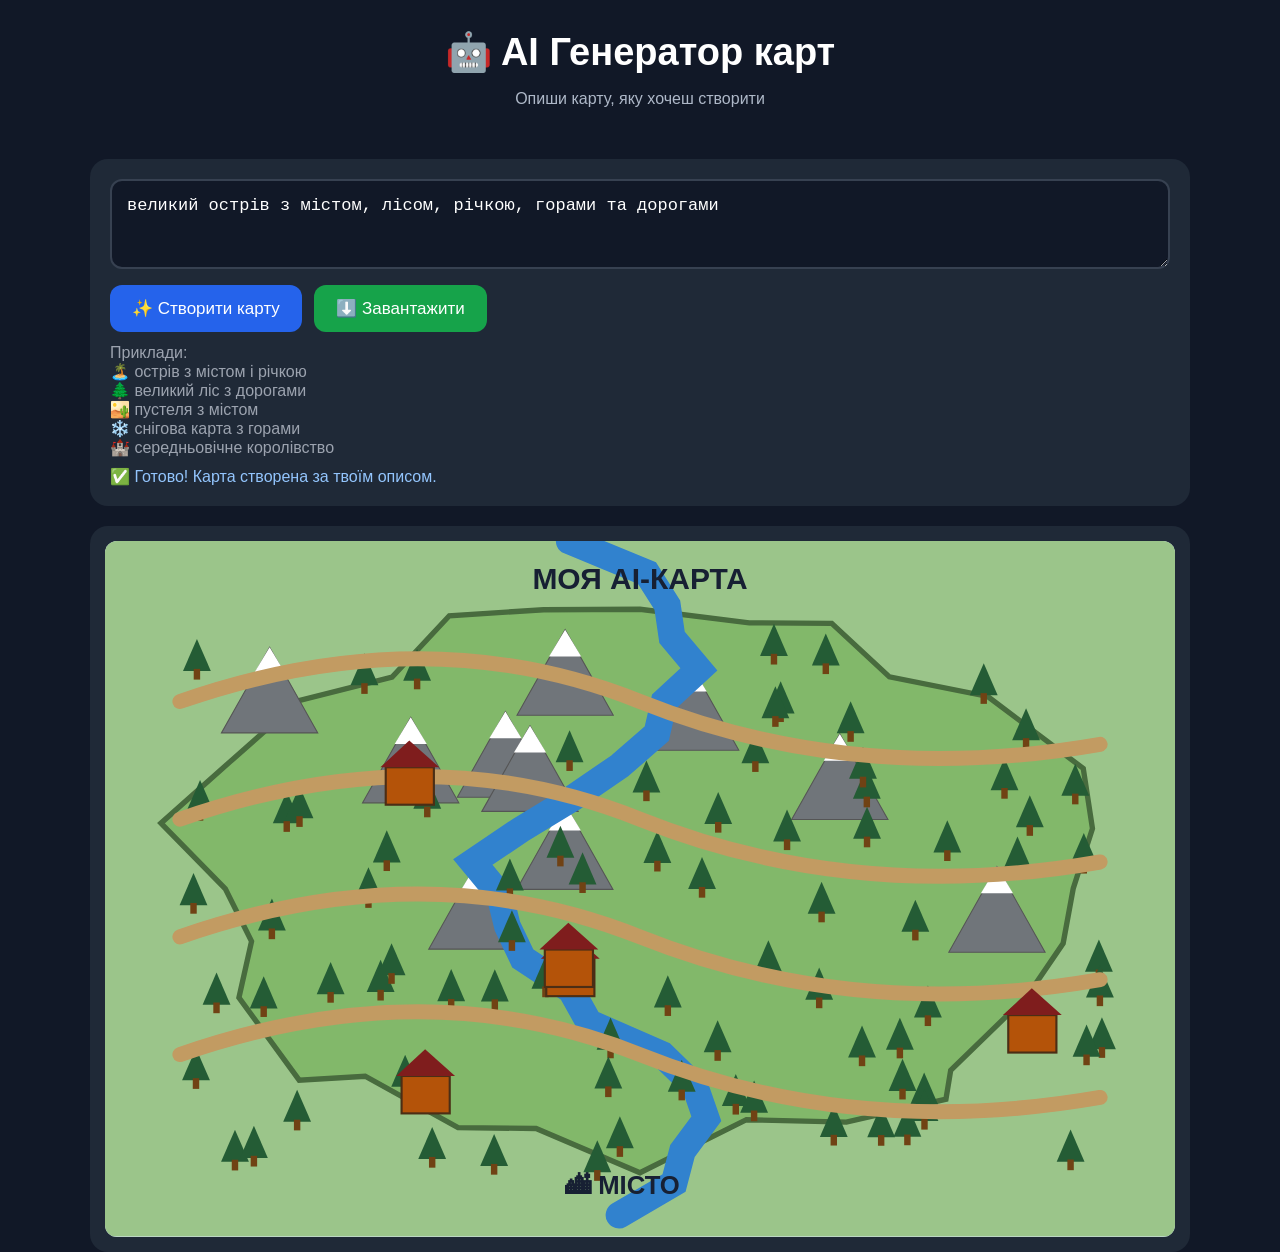
<file: AI/index.html>
<!DOCTYPE html>
<html lang="uk">
<head>
    <meta charset="UTF-8">
    <meta name="viewport" content="width=device-width, initial-scale=1.0">
    <title>AI Генератор карт</title>

    <style>
        * {
            box-sizing: border-box;
        }

        body {
            margin: 0;
            font-family: Arial, sans-serif;
            background: #111827;
            color: white;
        }

        header {
            text-align: center;
            padding: 30px 15px 15px;
        }

        h1 {
            font-size: 38px;
            margin: 0 0 10px;
        }

        header p {
            color: #aeb8c8;
        }

        .container {
            width: 95%;
            max-width: 1100px;
            margin: auto;
        }

        .controls {
            background: #1f2937;
            padding: 20px;
            border-radius: 18px;
            margin: 20px 0;
        }

        textarea {
            width: 100%;
            min-height: 90px;
            resize: vertical;
            border: 2px solid #374151;
            border-radius: 12px;
            background: #111827;
            color: white;
            padding: 15px;
            font-size: 17px;
            outline: none;
        }

        textarea:focus {
            border-color: #60a5fa;
        }

        button {
            margin-top: 12px;
            padding: 13px 22px;
            border: none;
            border-radius: 12px;
            background: #2563eb;
            color: white;
            font-size: 17px;
            cursor: pointer;
        }

        button:hover {
            background: #1d4ed8;
        }

        #download {
            background: #16a34a;
            margin-left: 8px;
        }

        #download:hover {
            background: #15803d;
        }

        .examples {
            margin-top: 12px;
            color: #9ca3af;
        }

        .map-box {
            background: #1f2937;
            padding: 15px;
            border-radius: 18px;
            overflow: hidden;
        }

        svg {
            display: block;
            width: 100%;
            height: auto;
            border-radius: 12px;
            background: #dbeafe;
        }

        .status {
            margin-top: 10px;
            color: #93c5fd;
        }
    </style>
</head>

<body>

<header>
    <h1>🤖 AI Генератор карт</h1>
    <p>Опиши карту, яку хочеш створити</p>
</header>

<div class="container">

    <div class="controls">

        <textarea id="prompt"
            placeholder="Наприклад: велика карта острова з містом, лісом, річкою та дорогами"></textarea>

        <button id="generate">✨ Створити карту</button>
        <button id="download">⬇️ Завантажити</button>

        <div class="examples">
            Приклади:
            <br>
            🏝️ острів з містом і річкою
            <br>
            🌲 великий ліс з дорогами
            <br>
            🏜️ пустеля з містом
            <br>
            ❄️ снігова карта з горами
            <br>
            🏰 середньовічне королівство
        </div>

        <div class="status" id="status"></div>
    </div>

    <div class="map-box">
        <svg id="map" viewBox="0 0 1000 650"></svg>
    </div>

</div>


<script>

const map = document.getElementById("map");
const promptInput = document.getElementById("prompt");
const status = document.getElementById("status");

let seed = 1;


// Псевдовипадкове число
function random() {
    seed = (seed * 9301 + 49297) % 233280;
    return seed / 233280;
}


// Створення SVG елемента
function createElement(name, attributes = {}) {

    const element = document.createElementNS(
        "http://www.w3.org/2000/svg",
        name
    );

    for (const key in attributes) {
        element.setAttribute(key, attributes[key]);
    }

    return element;
}


// Додати текст
function addText(text, x, y, size = 18) {

    const t = createElement("text", {
        x: x,
        y: y,
        "font-size": size,
        fill: "#172033",
        "font-weight": "bold"
    });

    t.textContent = text;

    map.appendChild(t);
}


// Створення карти
function generateMap() {

    const prompt = promptInput.value.toLowerCase();

    if (!prompt.trim()) {
        status.textContent = "⚠️ Спочатку опиши свою карту.";
        return;
    }

    seed = Math.floor(Math.random() * 100000);

    map.innerHTML = "";

    status.textContent = "🤖 Створюю карту...";

    // Фон
    let background = "#9bd3e5";

    if (prompt.includes("пустел")) {
        background = "#e7c878";
    }

    if (
        prompt.includes("сніг") ||
        prompt.includes("зим") ||
        prompt.includes("льод")
    ) {
        background = "#dcebf7";
    }

    if (prompt.includes("ліс")) {
        background = "#9bc58a";
    }

    const backgroundRect = createElement("rect", {
        x: 0,
        y: 0,
        width: 1000,
        height: 650,
        fill: background
    });

    map.appendChild(backgroundRect);


    // Острів
    if (
        prompt.includes("острів") ||
        prompt.includes("остров")
    ) {

        const points = [];

        for (let i = 0; i < 28; i++) {

            const angle = (Math.PI * 2 / 28) * i;

            const radiusX = 370 + random() * 90;
            const radiusY = 220 + random() * 70;

            const x = 500 + Math.cos(angle) * radiusX;
            const y = 325 + Math.sin(angle) * radiusY;

            points.push(`${x},${y}`);
        }

        const island = createElement("polygon", {
            points: points.join(" "),
            fill: "#82b86a",
            stroke: "#486b3e",
            "stroke-width": 5
        });

        map.appendChild(island);
    }


    // Якщо не острів — просто земля
    else {

        const land = createElement("rect", {
            x: 30,
            y: 30,
            width: 940,
            height: 590,
            rx: 30,
            fill:
                prompt.includes("пустел")
                    ? "#d8b968"
                    : prompt.includes("сніг")
                        ? "#dbe7ed"
                        : "#92b86e"
        });

        map.appendChild(land);
    }


    // Гори
    if (
        prompt.includes("гор") ||
        prompt.includes("гір")
    ) {

        for (let i = 0; i < 10; i++) {

            const x = 100 + random() * 800;
            const y = 80 + random() * 250;

            const mountain = createElement("polygon", {
                points:
                    `${x},${y + 80}
                     ${x + 45},${y}
                     ${x + 90},${y + 80}`,
                fill: "#70757a",
                stroke: "#555"
            });

            map.appendChild(mountain);

            const snow = createElement("polygon", {
                points:
                    `${x + 30},${y + 25}
                     ${x + 45},${y}
                     ${x + 60},${y + 25}`,
                fill: "white"
            });

            map.appendChild(snow);
        }
    }


    // Річка
    if (
        prompt.includes("річк") ||
        prompt.includes("ріка")
    ) {

        let points = "";

        for (let y = 0; y <= 650; y += 30) {

            const x =
                450 +
                Math.sin(y / 70) * 100 +
                (random() - 0.5) * 40;

            points += `${x},${y} `;
        }

        const river = createElement("polyline", {
            points: points,
            fill: "none",
            stroke: "#3182ce",
            "stroke-width": 25,
            "stroke-linecap": "round"
        });

        map.appendChild(river);
    }


    // Ліс
    if (
        prompt.includes("ліс") ||
        prompt.includes("дерев")
    ) {

        for (let i = 0; i < 80; i++) {

            const x = 60 + random() * 880;
            const y = 70 + random() * 510;

            const tree = createElement("polygon", {
                points:
                    `${x},${y}
                     ${x - 13},${y + 30}
                     ${x + 13},${y + 30}`,
                fill: "#245c35"
            });

            map.appendChild(tree);

            const trunk = createElement("rect", {
                x: x - 3,
                y: y + 28,
                width: 6,
                height: 10,
                fill: "#704214"
            });

            map.appendChild(trunk);
        }
    }


    // Дороги
    if (
        prompt.includes("дорог") ||
        prompt.includes("шлях")
    ) {

        for (let i = 0; i < 4; i++) {

            const y = 150 + i * 110;

            const road = createElement("path", {
                d:
                    `M 70 ${y}
                     Q 300 ${y - 80}
                     500 ${y}
                     T 930 ${y + 40}`,

                fill: "none",
                stroke: "#c29b62",
                "stroke-width": 14,
                "stroke-linecap": "round"
            });

            map.appendChild(road);
        }
    }


    // Міста
    if (
        prompt.includes("міст") ||
        prompt.includes("місто") ||
        prompt.includes("село") ||
        prompt.includes("замок")
    ) {

        for (let i = 0; i < 5; i++) {

            const x = 150 + random() * 700;
            const y = 130 + random() * 400;

            const house = createElement("rect", {
                x: x,
                y: y,
                width: 45,
                height: 35,
                fill: "#b45309",
                stroke: "#4b2e15",
                "stroke-width": 2
            });

            map.appendChild(house);


            const roof = createElement("polygon", {
                points:
                    `${x - 5},${y}
                     ${x + 22},${y - 25}
                     ${x + 50},${y}`,
                fill: "#7f1d1d"
            });

            map.appendChild(roof);
        }

        addText("🏙 МІСТО", 430, 610, 24);
    }


    // Пустеля
    if (prompt.includes("пустел")) {

        for (let i = 0; i < 30; i++) {

            const x = random() * 950;
            const y = random() * 600;

            const dune = createElement("ellipse", {
                cx: x,
                cy: y,
                rx: 50 + random() * 50,
                ry: 15 + random() * 20,
                fill: "#c79f4e",
                opacity: 0.5
            });

            map.appendChild(dune);
        }
    }


    // Сніг
    if (
        prompt.includes("сніг") ||
        prompt.includes("зим")
    ) {

        for (let i = 0; i < 120; i++) {

            const circle = createElement("circle", {
                cx: random() * 1000,
                cy: random() * 650,
                r: 2 + random() * 3,
                fill: "white"
            });

            map.appendChild(circle);
        }
    }


    // Назва карти
    const title = createElement("text", {
        x: 500,
        y: 45,
        "text-anchor": "middle",
        "font-size": 28,
        "font-weight": "bold",
        fill: "#172033"
    });

    title.textContent = "МОЯ AI-КАРТА";

    map.appendChild(title);

    status.textContent =
        "✅ Готово! Карта створена за твоїм описом.";
}


// Завантаження SVG
document.getElementById("download").addEventListener("click", function () {

    const data =
        new XMLSerializer().serializeToString(map);

    const blob = new Blob(
        [data],
        { type: "image/svg+xml" }
    );

    const url = URL.createObjectURL(blob);

    const a = document.createElement("a");

    a.href = url;
    a.download = "my-ai-map.svg";

    a.click();

    URL.revokeObjectURL(url);
});


document.getElementById("generate")
    .addEventListener("click", generateMap);


// Карта за замовчуванням
promptInput.value =
    "великий острів з містом, лісом, річкою, горами та дорогами";

generateMap();

</script>

</body>
</html>
</file>
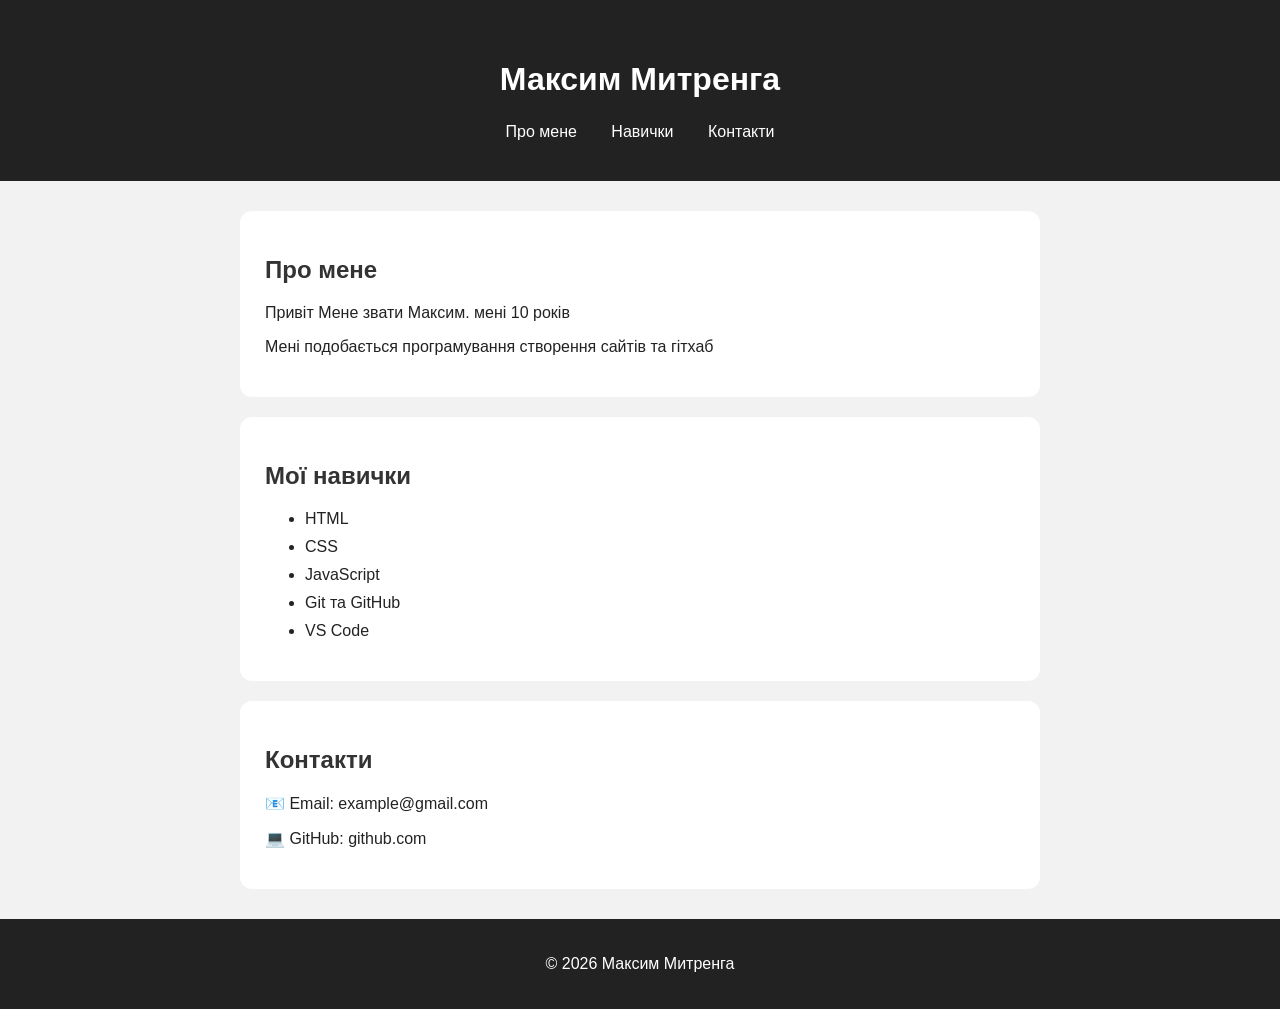
<file: lesson 12/index.html>
<!DOCTYPE html>
<html lang="uk">

<head>
    <meta charset="UTF-8">
    <meta name="viewport" content="width=device-width, initial-scale=1.0">
    <title>Сайт-візитка</title>
    <link rel="stylesheet" href="style.css">
</head>

<body>

    <header>
        <h1>Максим Митренга</h1>
        

        <nav>
            <a href="#about">Про мене</a>
            <a href="#skills">Навички</a>
            <a href="#contacts">Контакти</a>
        </nav>
    </header>

    <main>

        <section id="about">
            <h2>Про мене</h2>
            <p>
                Привіт Мене звати Максим. мені 10 років
            </p>
            <p>
                Мені подобається програмування створення сайтів та гітхаб
                
            </p>
        </section>

        <section id="skills">
            <h2>Мої навички</h2>

            <ul>
                <li>HTML</li>
                <li>CSS</li>
                <li>JavaScript</li>
                <li>Git та GitHub</li>
                <li>VS Code</li>
            </ul>
        </section>

        <section id="contacts">
            <h2>Контакти</h2>
            <p>📧 Email: example@gmail.com</p>
            <p>💻 GitHub: github.com</p>
        </section>

    </main>

    <footer>
        <p>© 2026 Максим Митренга</p>
    </footer>

</body>

</html>
</file>
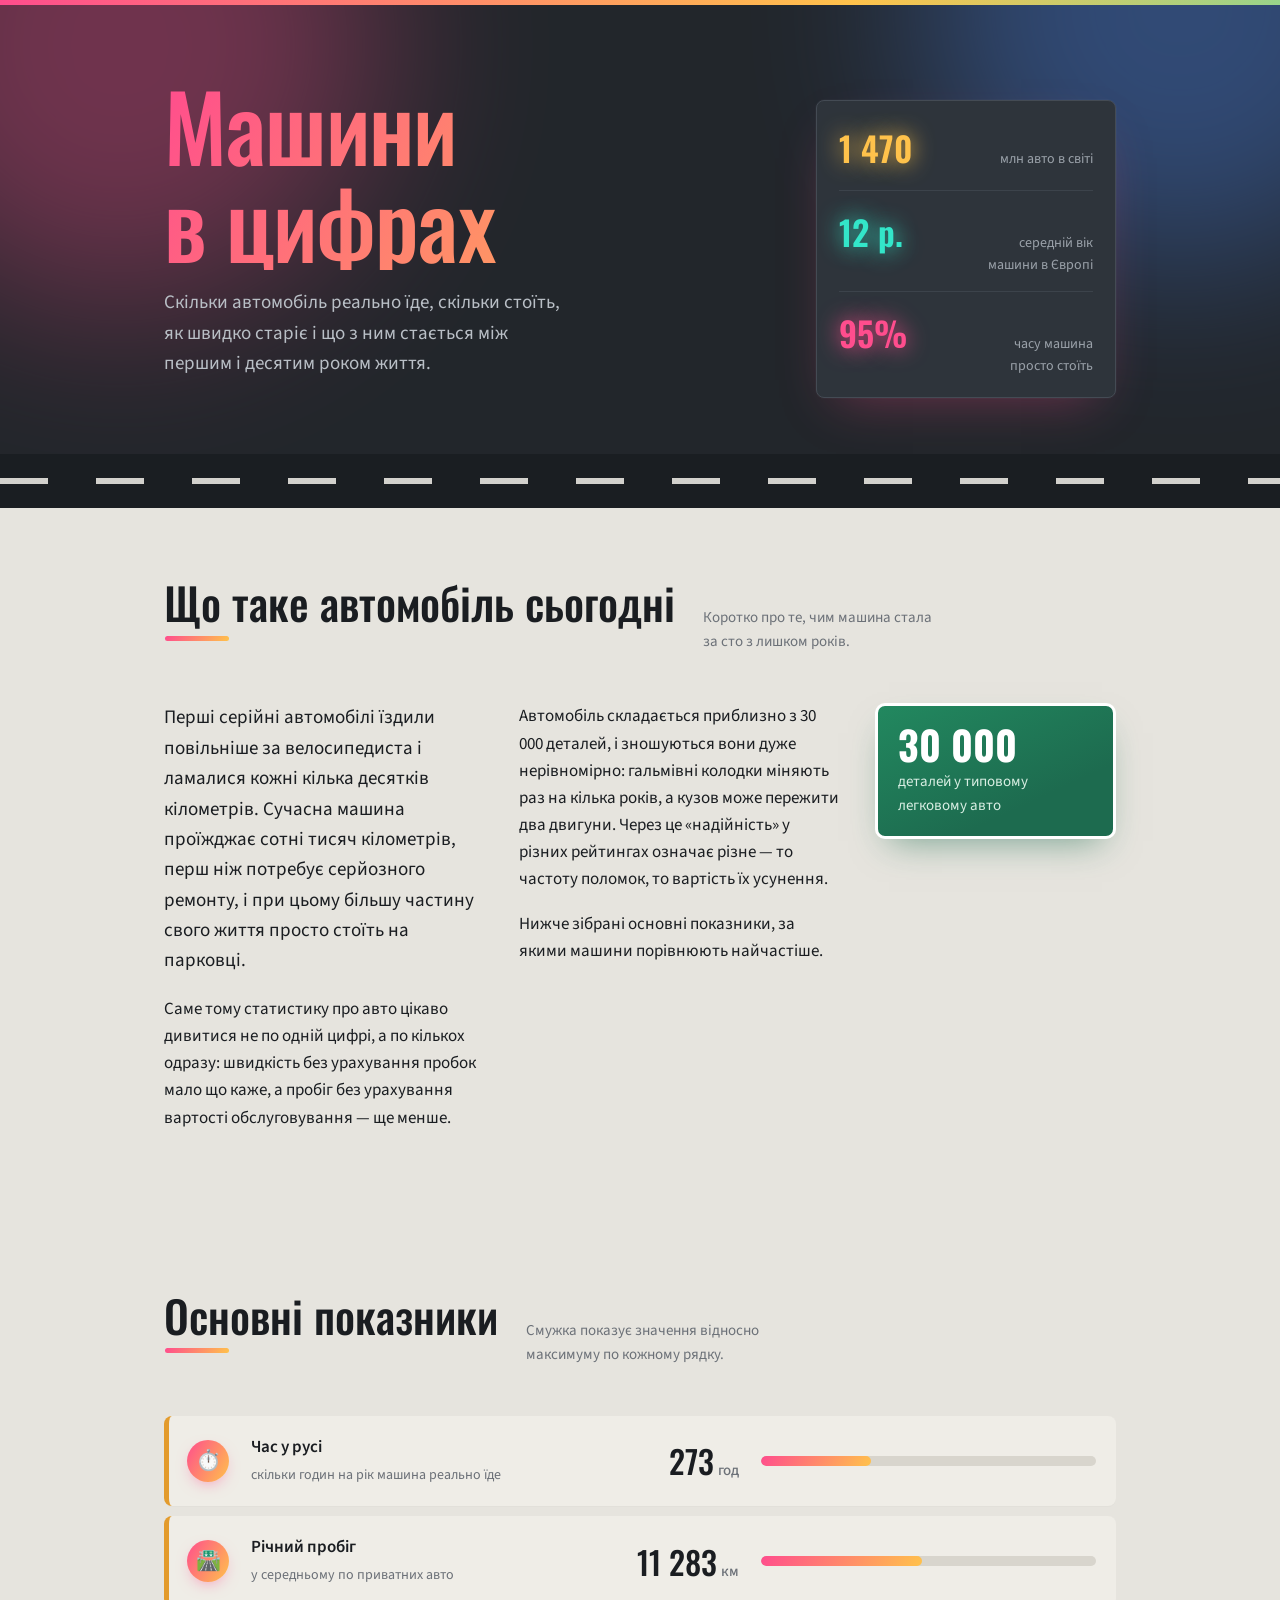
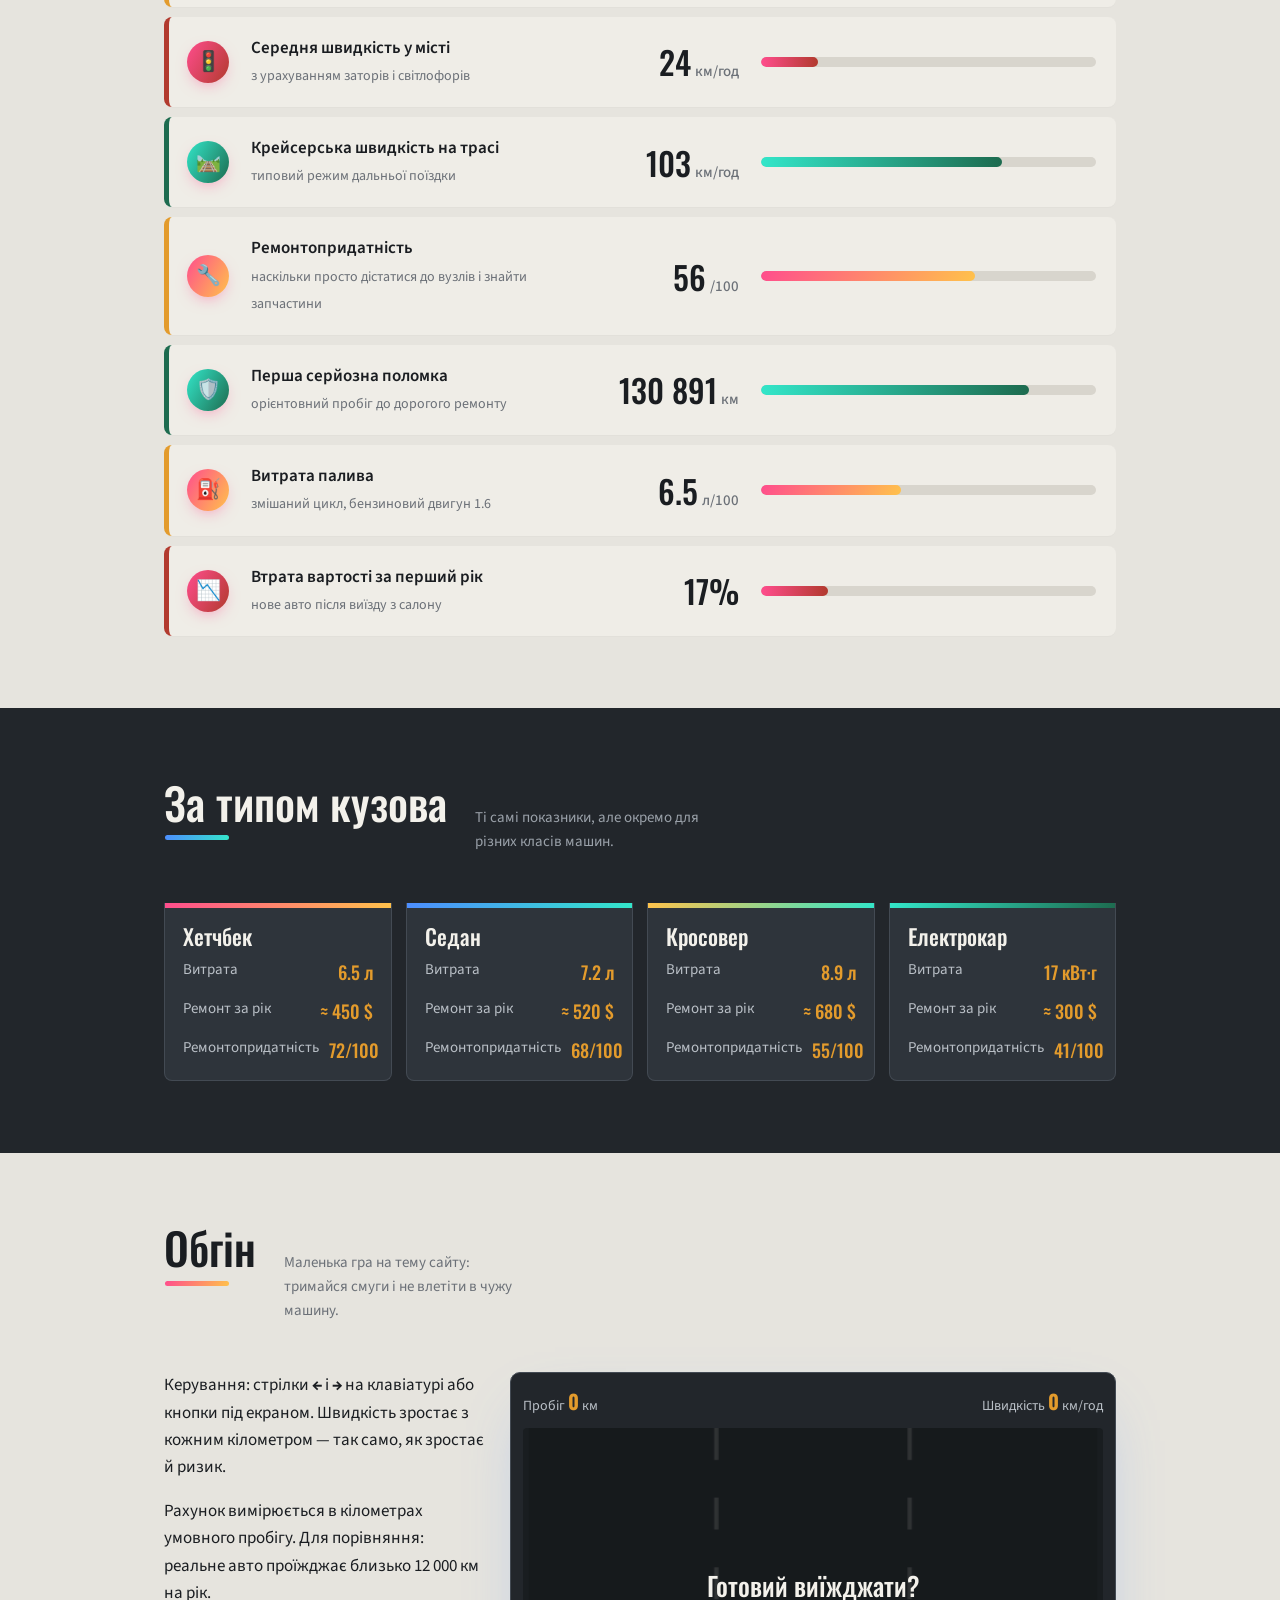
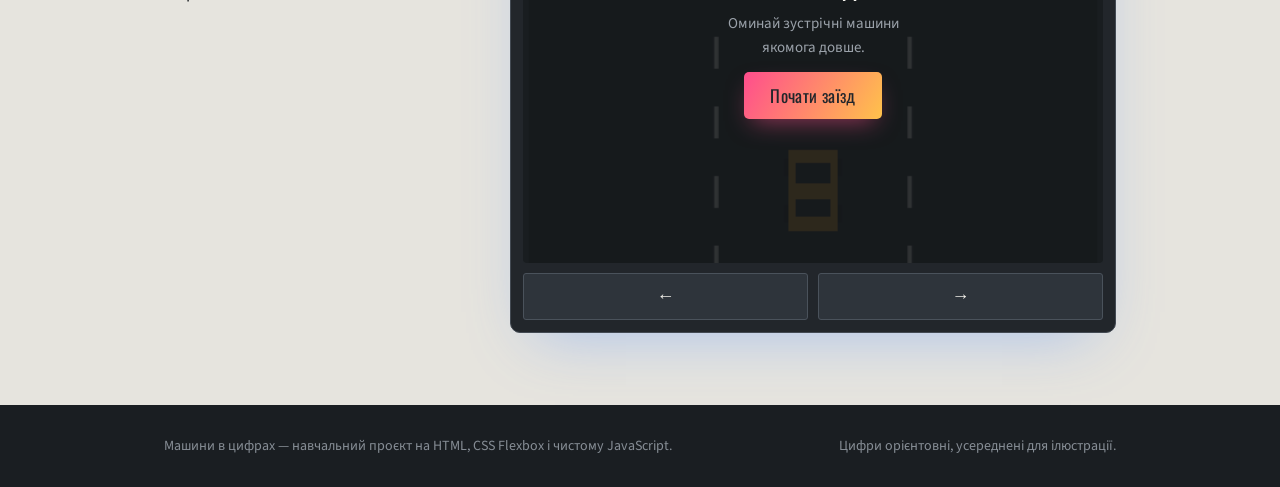
<file: Lesson 13/index.html>
<!DOCTYPE html>
<!--
  ============================================================
  САЙТ: «Машини в цифрах» — статистика про автомобілі
  Технології: чистий HTML + CSS (Flexbox) + vanilla JavaScript
  Структура файлу:
    1) <head>   — шрифти, змінні кольорів, усі стилі
    2) HERO     — вступний екран з одометром
    3) ПРО АВТО — вступний текстовий блок
    4) СТАТИСТИКА — показники з бар-індикаторами
    5) ТИПИ КУЗОВІВ — порівняльна таблиця на flex
    6) ГРА       — маленьке віконце з грою «Обгін»
    7) <script> — анімація чисел, скрол-лічильники, логіка гри
  Усі цифри — усереднені орієнтовні значення, а не точна статистика.
  ============================================================
-->
<html lang="uk">
<head>
<meta charset="UTF-8">
<meta name="viewport" content="width=device-width, initial-scale=1, viewport-fit=cover">
<title>Машини в цифрах</title>
 
<!-- Шрифти: Oswald — вузький «знаковий» шрифт для заголовків і цифр,
     Source Sans 3 — спокійний текстовий шрифт для абзаців -->
<link rel="preconnect" href="https://fonts.googleapis.com">
<link rel="preconnect" href="https://fonts.gstatic.com" crossorigin>
<link href="https://fonts.googleapis.com/css2?family=Oswald:wght@400;500;600&family=Source+Sans+3:wght@400;600&display=swap" rel="stylesheet">
 
<style>
/* ---------- 1. ЗМІННІ: палітра, типографіка, відступи ---------- */
:root{
  --asphalt:#22262B;      /* темний асфальт — фон hero та футера */
  --asphalt-2:#2E343B;    /* світліший асфальт — панелі всередині темних блоків */
  --paper:#E6E4DE;        /* фон сторінки: сірувато-бежевий, як бетон */
  --line:#F3F1EB;         /* білий колір дорожньої розмітки */
  --green:#1D6B4F;        /* зелений вказівник (як на дорожніх знаках) */
  --amber:#E39B2C;        /* бурштиновий — попередження, акценти */
  --rust:#B23A2E;         /* червоний — негативні показники */
  --ink:#1A1D21;          /* основний колір тексту */
  --muted:#6C7178;        /* другорядний текст */
 
  /* --- яскраві акценти (неонові кольори «нічного заїзду») --- */
  --neon-amber:#FFC24B;
  --neon-pink:#FF4D8D;
  --neon-cyan:#33E6C9;
  --neon-blue:#4D8DFF;
  --grad-fire:linear-gradient(120deg, var(--neon-pink), var(--neon-amber));
  --grad-cool:linear-gradient(120deg, var(--neon-blue), var(--neon-cyan));
  --grad-full:linear-gradient(90deg, var(--neon-pink), var(--neon-amber), var(--neon-cyan), var(--neon-blue));
 
  --display:'Oswald', system-ui, sans-serif;  /* заголовки та цифри */
  --text:'Source Sans 3', system-ui, sans-serif; /* абзаци */
 
  /* безпечні зони для телефонів з «чубчиком» */
  box-sizing:border-box;
  padding-top:env(safe-area-inset-top,0px);
  padding-bottom:env(safe-area-inset-bottom,0px);
}
*,*::before,*::after{box-sizing:border-box;}
 
/* ---------- 2. БАЗОВІ СТИЛІ ДОКУМЕНТА ---------- */
body{
  margin:0;
  background:var(--paper);
  color:var(--ink);
  font-family:var(--text);
  font-size:17px;
  line-height:1.6;
  -webkit-font-smoothing:antialiased;
}
h1,h2,h3{font-family:var(--display); font-weight:500; line-height:1.05; margin:0;}
p{margin:0 0 1em;}
:focus-visible{outline:3px solid var(--amber); outline-offset:3px;} /* видимий фокус з клавіатури */
 
/* яскрава «неонова» смужка над усією сторінкою — перше, що бачить око */
.top-stripe{height:5px; background:var(--grad-full); background-size:200% 100%; animation:stripe-slide 6s linear infinite;}
@keyframes stripe-slide{ to{ background-position:200% 0; } }
 
/* заголовки секцій: коротке кольорове підкреслення замість нудної лінії */
.section__head h2{position:relative; display:inline-block; padding-bottom:14px;}
.section__head h2::after{
  content:''; position:absolute; left:1px; bottom:0; height:5px; width:64px; border-radius:3px;
  background:var(--grad-fire);
}
.section--dark .section__head h2::after{background:var(--grad-cool);}
 
/* обгортка, що тримає контент по центру і обмежує довжину рядка */
.wrap{width:100%; max-width:1000px; margin:0 auto; padding:0 24px;}
 
/* ---------- 3. HERO: вступний екран ---------- */
.hero{
  background:var(--asphalt);
  color:var(--line);
  padding:72px 0 0;
  position:relative;
  overflow:hidden;
}
/* дві розмиті кольорові плями на фоні — «фари» вдалині, додають яскравості темному hero */
.hero::before, .hero::after{
  content:''; position:absolute; width:520px; height:520px; border-radius:50%;
  filter:blur(90px); opacity:.35; pointer-events:none;
}
.hero::before{background:var(--neon-pink);  top:-220px; left:-140px;}
.hero::after {background:var(--neon-blue);  top:-260px; right:-160px;}
.hero__inner, .road{position:relative; z-index:1;} /* контент лишається над плямами */
/* внутрішній flex-контейнер: текст зліва, одометр справа */
.hero__inner{
  display:flex; flex-wrap:wrap; align-items:flex-end;
  gap:40px; padding-bottom:56px;
}
.hero__text{flex:1 1 340px;}
.hero h1{
  font-size:clamp(44px, 8vw, 92px);
  letter-spacing:-0.01em;
  text-transform:none;
  /* градієнтний текст: заливка через background-clip замість суцільного кольору */
  background:var(--grad-fire);
  -webkit-background-clip:text; background-clip:text; color:transparent;
}
.hero__lead{
  color:#B9BFC6; max-width:46ch; margin-top:18px; font-size:19px;
}
/* «одометр» — блок з великим числом, стилізований під панель приладів */
.odo{
  flex:0 1 300px;
  background:var(--asphalt-2);
  border:1px solid #444B54;
  border-radius:8px;
  padding:20px 22px;
  box-shadow:0 0 0 1px rgba(255,255,255,.02), 0 20px 50px -20px rgba(255,77,141,.35);
}
.odo__row{display:flex; align-items:baseline; justify-content:space-between; gap:12px;}
.odo__row + .odo__row{margin-top:14px; padding-top:14px; border-top:1px solid #3C434B;}
.odo__num{
  font-family:var(--display); font-weight:600;
  font-size:34px; color:var(--neon-amber);
  font-variant-numeric:tabular-nums; /* цифри однакової ширини — не «стрибають» */
  text-shadow:0 0 22px currentColor; /* легке світіння, як приладова панель вночі */
}
/* три рядки одометра — три різні неонові кольори для яскравості */
.odo__row:nth-child(2) .odo__num{color:var(--neon-cyan);}
.odo__row:nth-child(3) .odo__num{color:var(--neon-pink);}
.odo__cap{font-size:14px; color:#9AA1A9; text-align:right; max-width:15ch;}
 
/* дорожня розмітка внизу hero: смуга з переривчастою лінією */
.road{height:54px; background:#1A1E22; display:flex; align-items:center; overflow:hidden;}
.road__dashes{
  flex:1 1 auto; height:6px;
  background:repeating-linear-gradient(to right,
    var(--line) 0 48px, transparent 48px 96px);
  opacity:.85;
}
 
/* ---------- 4. СЕКЦІЇ ---------- */
.section{padding:72px 0;}
.section--dark{background:var(--asphalt); color:var(--line);}
.section__head{
  display:flex; flex-wrap:wrap; align-items:baseline; gap:16px 28px; margin-bottom:34px;
}
.section__head h2{font-size:clamp(30px,4.4vw,44px);}
.section__note{color:var(--muted); font-size:15px; max-width:34ch;}
.section--dark .section__note{color:#9AA1A9;}
 
/* вступний блок про машини: дві текстові колонки на flex */
.about{display:flex; flex-wrap:wrap; gap:34px;}
.about__col{flex:1 1 300px; max-width:62ch;}
/* перше слово абзацу-вступу трохи більше — м'який акцент замість буквиці */
.about__col--lead p:first-child{font-size:19px;}
 
/* «зелений вказівник» — короткий факт у стилі дорожнього знака */
.sign{
  flex:1 1 220px;
  background:linear-gradient(155deg, #22885F, var(--green) 70%); color:#fff;
  border:3px solid #fff; border-radius:10px;
  padding:18px 20px; align-self:flex-start;
  box-shadow:0 16px 34px -14px rgba(29,107,79,.55);
  transition:transform .25s ease, box-shadow .25s ease;
}
.sign:hover{transform:translateY(-4px); box-shadow:0 22px 40px -14px rgba(29,107,79,.65);}
.sign strong{font-family:var(--display); font-size:40px; display:block; line-height:1;}
.sign span{font-size:15px; display:block; margin-top:6px; color:#D8EEE3;}
 
/* ---------- 5. СТАТИСТИКА: рядки з індикаторами ---------- */
.stats{display:flex; flex-direction:column; gap:10px;}
.stat{
  display:flex; flex-wrap:wrap; align-items:center; gap:14px 22px;
  background:#EFEDE7; padding:18px 20px 18px 18px;
  border-radius:8px; border-left:5px solid var(--amber);
  box-shadow:0 1px 0 rgba(0,0,0,.02);
  transition:transform .2s ease, box-shadow .2s ease, background .2s ease;
}
.stat:hover{
  transform:translateX(3px);
  background:#F5F3EE;
  box-shadow:0 12px 26px -18px rgba(0,0,0,.35);
}
.stat.is-good{border-left-color:var(--green);}
.stat.is-bad {border-left-color:var(--rust);}
.stat__icon{
  flex:0 0 auto; width:42px; height:42px; border-radius:50%;
  display:flex; align-items:center; justify-content:center; font-size:20px;
  background:var(--grad-fire); box-shadow:0 6px 16px -6px rgba(255,77,141,.6);
}
.stat.is-good .stat__icon{background:linear-gradient(120deg,#33E6C9,#1D6B4F);}
.stat.is-bad  .stat__icon{background:linear-gradient(120deg,#FF4D8D,#B23A2E);}
.stat__label{flex:1 1 200px;}
.stat__label b{font-weight:600; display:block;}
.stat__label small{color:var(--muted); font-size:14px;}
.stat__value{
  flex:0 0 130px; text-align:right;
  font-family:var(--display); font-size:32px; font-weight:500;
  font-variant-numeric:tabular-nums;
}
.stat__unit{font-size:15px; color:var(--muted); font-family:var(--text); margin-left:4px;}
/* смужка-індикатор: ширина задається через CSS-змінну --fill зі скрипта */
.stat__bar{flex:1 1 200px; height:10px; background:#D8D5CD; position:relative; border-radius:5px; overflow:hidden;}
.stat__bar i{
  position:absolute; inset:0 auto 0 0; width:0%; border-radius:5px;
  background:var(--grad-fire); transition:width 1.1s cubic-bezier(.2,.7,.2,1);
}
.stat__bar.is-good i{background:linear-gradient(90deg,#33E6C9,var(--green));}
.stat__bar.is-bad  i{background:linear-gradient(90deg,#FF4D8D,var(--rust));}
 
/* ---------- 6. ТИПИ КУЗОВІВ: порівняння ---------- */
.types{display:flex; flex-wrap:wrap; gap:14px;}
.type{
  flex:1 1 200px;
  background:var(--asphalt-2); border:1px solid #434A53; border-top:none;
  border-radius:0 0 8px 8px;
  padding:22px 18px 16px; position:relative; overflow:hidden;
  display:flex; flex-direction:column; gap:10px;
  transition:transform .25s ease, box-shadow .25s ease;
}
/* кольорова смужка зверху кожної картки — своя для кожного типу кузова */
.type::before{content:''; position:absolute; top:0; left:0; right:0; height:5px; background:var(--grad-fire);}
.type:nth-child(2)::before{background:var(--grad-cool);}
.type:nth-child(3)::before{background:linear-gradient(120deg,var(--neon-amber),var(--neon-cyan));}
.type:nth-child(4)::before{background:linear-gradient(120deg,var(--neon-cyan),var(--green));}
.type:hover{transform:translateY(-5px); box-shadow:0 18px 34px -18px rgba(0,0,0,.55);}
.type h3{font-size:22px; color:var(--line);}
.type__row{display:flex; justify-content:space-between; gap:10px; font-size:15px; color:#B9BFC6;}
.type__row b{color:var(--amber); font-family:var(--display); font-weight:500; font-size:18px;}
 
/* ---------- 7. ВІКОНЦЕ З ГРОЮ ---------- */
.game{display:flex; flex-wrap:wrap; gap:26px; align-items:flex-start;}
.game__side{flex:1 1 240px; max-width:40ch;}
.game__window{
  flex:1 1 380px;
  background:var(--asphalt); border-radius:10px; padding:12px;
  border:1px solid #434A53;
  box-shadow:0 0 0 1px rgba(255,255,255,.02), 0 24px 60px -24px rgba(77,141,255,.4);
  display:flex; flex-direction:column; gap:10px;
}
/* верхня панель віконця: рахунок і швидкість */
.game__bar{display:flex; justify-content:space-between; align-items:center; gap:12px; color:#B9BFC6; font-size:14px;}
.game__bar b{font-family:var(--display); font-size:20px; color:var(--amber); font-variant-numeric:tabular-nums;}
.game__screen{position:relative; width:100%; aspect-ratio:4/3; background:#15181B; border-radius:3px; overflow:hidden;}
.game__screen canvas{width:100%; height:100%; display:block;}
/* напівпрозорий екран старту / кінця гри */
.game__overlay{
  position:absolute; inset:0;
  display:flex; flex-direction:column; align-items:center; justify-content:center; gap:12px;
  background:rgba(21,24,27,.88); color:var(--line); text-align:center; padding:20px;
}
.game__overlay[hidden]{display:none;}
.game__overlay h3{font-size:26px;}
.game__overlay p{color:#9AA1A9; font-size:15px; margin:0; max-width:30ch;}
.btn{
  font-family:var(--display); font-size:17px; letter-spacing:.02em;
  background:var(--grad-fire); color:#22262B; border:0; border-radius:5px;
  padding:11px 26px; cursor:pointer;
  box-shadow:0 10px 24px -8px rgba(255,77,141,.55);
  transition:transform .18s ease, box-shadow .18s ease;
}
.btn:hover{transform:translateY(-2px); box-shadow:0 14px 30px -8px rgba(255,77,141,.7);}
/* кнопки керування для телефонів */
.game__pad{display:flex; gap:10px;}
.game__pad button{
  flex:1 1 0; background:var(--asphalt-2); color:var(--line);
  border:1px solid #4A525B; border-radius:3px; padding:12px; font-size:18px; cursor:pointer;
}
.game__pad button:active{background:#3B434C;}
 
/* ---------- 8. ФУТЕР ---------- */
.footer{background:#1A1E22; color:#868D95; padding:30px 0; font-size:14px;}
.footer__inner{display:flex; flex-wrap:wrap; gap:12px; justify-content:space-between;}
 
/* ---------- 9. ДОСТУПНІСТЬ: вимкнена анімація ---------- */
@media (prefers-reduced-motion: reduce){
  *{animation:none !important; transition:none !important;}
}
</style>
</head>
 
<body>
 
<!-- тонка неонова стрічка-акцент над усім сайтом -->
<div class="top-stripe"></div>
 
<!-- ======== HERO: вступний екран ======== -->
<header class="hero">
  <div class="wrap hero__inner">
    <div class="hero__text">
      <h1>Машини<br>в цифрах</h1>
      <p class="hero__lead">Скільки автомобіль реально їде, скільки стоїть, як швидко старіє і що з ним стається між першим і десятим роком життя.</p>
    </div>
 
    <!-- Одометр: числа рахуються при завантаженні сторінки (див. скрипт) -->
    <div class="odo">
      <div class="odo__row">
        <span class="odo__num" data-count="1470">0</span>
        <span class="odo__cap">млн авто в світі</span>
      </div>
      <div class="odo__row">
        <span class="odo__num" data-count="12" data-suffix=" р.">0</span>
        <span class="odo__cap">середній вік машини в Європі</span>
      </div>
      <div class="odo__row">
        <span class="odo__num" data-count="95" data-suffix="%">0</span>
        <span class="odo__cap">часу машина просто стоїть</span>
      </div>
    </div>
  </div>
  <div class="road"><div class="road__dashes"></div></div>
</header>
 
<!-- ======== ВСТУПНИЙ БЛОК ПРО МАШИНИ ======== -->
<section class="section">
  <div class="wrap">
    <div class="section__head">
      <h2>Що таке автомобіль сьогодні</h2>
      <p class="section__note">Коротко про те, чим машина стала за сто з лишком років.</p>
    </div>
 
    <div class="about">
      <div class="about__col about__col--lead">
        <p>Перші серійні автомобілі їздили повільніше за велосипедиста і ламалися кожні кілька десятків кілометрів. Сучасна машина проїжджає сотні тисяч кілометрів, перш ніж потребує серйозного ремонту, і при цьому більшу частину свого життя просто стоїть на парковці.</p>
        <p>Саме тому статистику про авто цікаво дивитися не по одній цифрі, а по кількох одразу: швидкість без урахування пробок мало що каже, а пробіг без урахування вартості обслуговування — ще менше.</p>
      </div>
 
      <div class="about__col">
        <p>Автомобіль складається приблизно з 30 000 деталей, і зношуються вони дуже нерівномірно: гальмівні колодки міняють раз на кілька років, а кузов може пережити два двигуни. Через це «надійність» у різних рейтингах означає різне — то частоту поломок, то вартість їх усунення.</p>
        <p>Нижче зібрані основні показники, за якими машини порівнюють найчастіше.</p>
      </div>
 
      <!-- зелений «дорожній знак» з одним фактом -->
      <aside class="sign">
        <strong>30 000</strong>
        <span>деталей у типовому легковому авто</span>
      </aside>
    </div>
  </div>
</section>
 
<!-- ======== СТАТИСТИКА ПРО САМІ МАШИНИ ======== -->
<section class="section" id="stats">
  <div class="wrap">
    <div class="section__head">
      <h2>Основні показники</h2>
      <p class="section__note">Смужка показує значення відносно максимуму по кожному рядку.</p>
    </div>
 
    <!--
      Кожен .stat — один показник.
      data-value  — саме число (анімується)
      data-fill   — наскільки заповнити смужку у відсотках
      клас is-good / is-bad фарбує смужку в зелений або червоний
    -->
    <div class="stats">
      <div class="stat">
        <div class="stat__icon" aria-hidden="true">⏱️</div>
        <div class="stat__label"><b>Час у русі</b><small>скільки годин на рік машина реально їде</small></div>
        <div class="stat__value"><span data-value="290">0</span><span class="stat__unit">год</span></div>
        <div class="stat__bar" data-fill="33"><i></i></div>
      </div>
 
      <div class="stat">
        <div class="stat__icon" aria-hidden="true">🛣️</div>
        <div class="stat__label"><b>Річний пробіг</b><small>у середньому по приватних авто</small></div>
        <div class="stat__value"><span data-value="12000">0</span><span class="stat__unit">км</span></div>
        <div class="stat__bar" data-fill="48"><i></i></div>
      </div>
 
      <div class="stat is-bad">
        <div class="stat__icon" aria-hidden="true">🚦</div>
        <div class="stat__label"><b>Середня швидкість у місті</b><small>з урахуванням заторів і світлофорів</small></div>
        <div class="stat__value"><span data-value="26">0</span><span class="stat__unit">км/год</span></div>
        <div class="stat__bar is-bad" data-fill="17"><i></i></div>
      </div>
 
      <div class="stat is-good">
        <div class="stat__icon" aria-hidden="true">🛤️</div>
        <div class="stat__label"><b>Крейсерська швидкість на трасі</b><small>типовий режим дальньої поїздки</small></div>
        <div class="stat__value"><span data-value="110">0</span><span class="stat__unit">км/год</span></div>
        <div class="stat__bar is-good" data-fill="72"><i></i></div>
      </div>
 
      <div class="stat">
        <div class="stat__icon" aria-hidden="true">🔧</div>
        <div class="stat__label"><b>Ремонтопридатність</b><small>наскільки просто дістатися до вузлів і знайти запчастини</small></div>
        <div class="stat__value"><span data-value="64">0</span><span class="stat__unit">/100</span></div>
        <div class="stat__bar" data-fill="64"><i></i></div>
      </div>
 
      <div class="stat is-good">
        <div class="stat__icon" aria-hidden="true">🛡️</div>
        <div class="stat__label"><b>Перша серйозна поломка</b><small>орієнтовний пробіг до дорогого ремонту</small></div>
        <div class="stat__value"><span data-value="150000">0</span><span class="stat__unit">км</span></div>
        <div class="stat__bar is-good" data-fill="80"><i></i></div>
      </div>
 
      <div class="stat">
        <div class="stat__icon" aria-hidden="true">⛽</div>
        <div class="stat__label"><b>Витрата палива</b><small>змішаний цикл, бензиновий двигун 1.6</small></div>
        <div class="stat__value"><span data-value="7.4" data-decimals="1">0</span><span class="stat__unit">л/100</span></div>
        <div class="stat__bar" data-fill="42"><i></i></div>
      </div>
 
      <div class="stat is-bad">
        <div class="stat__icon" aria-hidden="true">📉</div>
        <div class="stat__label"><b>Втрата вартості за перший рік</b><small>нове авто після виїзду з салону</small></div>
        <div class="stat__value"><span data-value="20" data-suffix="%">0</span></div>
        <div class="stat__bar is-bad" data-fill="20"><i></i></div>
      </div>
    </div>
  </div>
</section>
 
<!-- ======== ПОРІВНЯННЯ ТИПІВ КУЗОВІВ ======== -->
<section class="section section--dark">
  <div class="wrap">
    <div class="section__head">
      <h2>За типом кузова</h2>
      <p class="section__note">Ті самі показники, але окремо для різних класів машин.</p>
    </div>
 
    <div class="types">
      <div class="type">
        <h3>Хетчбек</h3>
        <div class="type__row"><span>Витрата</span><b>6.5 л</b></div>
        <div class="type__row"><span>Ремонт за рік</span><b>≈ 450 $</b></div>
        <div class="type__row"><span>Ремонтопридатність</span><b>72/100</b></div>
      </div>
      <div class="type">
        <h3>Седан</h3>
        <div class="type__row"><span>Витрата</span><b>7.2 л</b></div>
        <div class="type__row"><span>Ремонт за рік</span><b>≈ 520 $</b></div>
        <div class="type__row"><span>Ремонтопридатність</span><b>68/100</b></div>
      </div>
      <div class="type">
        <h3>Кросовер</h3>
        <div class="type__row"><span>Витрата</span><b>8.9 л</b></div>
        <div class="type__row"><span>Ремонт за рік</span><b>≈ 680 $</b></div>
        <div class="type__row"><span>Ремонтопридатність</span><b>55/100</b></div>
      </div>
      <div class="type">
        <h3>Електрокар</h3>
        <div class="type__row"><span>Витрата</span><b>17 кВт·г</b></div>
        <div class="type__row"><span>Ремонт за рік</span><b>≈ 300 $</b></div>
        <div class="type__row"><span>Ремонтопридатність</span><b>41/100</b></div>
      </div>
    </div>
  </div>
</section>
 
<!-- ======== ГРА «ОБГІН» ======== -->
<section class="section" id="game">
  <div class="wrap">
    <div class="section__head">
      <h2>Обгін</h2>
      <p class="section__note">Маленька гра на тему сайту: тримайся смуги і не влетіти в чужу машину.</p>
    </div>
 
    <div class="game">
      <div class="game__side">
        <p>Керування: стрілки <b>←</b> і <b>→</b> на клавіатурі або кнопки під екраном. Швидкість зростає з кожним кілометром — так само, як зростає й ризик.</p>
        <p>Рахунок вимірюється в кілометрах умовного пробігу. Для порівняння: реальне авто проїжджає близько 12 000 км на рік.</p>
      </div>
 
      <!-- саме «віконце» з грою -->
      <div class="game__window">
        <div class="game__bar">
          <span>Пробіг <b id="score">0</b> км</span>
          <span>Швидкість <b id="speed">0</b> км/год</span>
        </div>
 
        <div class="game__screen">
          <canvas id="road" width="400" height="300" aria-label="Гра: автомобіль оминає інші машини на дорозі"></canvas>
          <!-- екран старту / програшу -->
          <div class="game__overlay" id="overlay">
            <h3 id="overlayTitle">Готовий виїжджати?</h3>
            <p id="overlayText">Оминай зустрічні машини якомога довше.</p>
            <button class="btn" id="startBtn">Почати заїзд</button>
          </div>
        </div>
 
        <div class="game__pad">
          <button type="button" id="leftBtn" aria-label="Ліворуч">←</button>
          <button type="button" id="rightBtn" aria-label="Праворуч">→</button>
        </div>
      </div>
    </div>
  </div>
</section>
 
<footer class="footer">
  <div class="wrap footer__inner">
    <span>Машини в цифрах — навчальний проєкт на HTML, CSS Flexbox і чистому JavaScript.</span>
    <span>Цифри орієнтовні, усереднені для ілюстрації.</span>
  </div>
</footer>
 
<script>
/* ================================================================
   ЧАСТИНА 1. АНІМАЦІЯ ЧИСЕЛ
   Плавно «докручує» число від 0 до цільового значення.
   el       — елемент, у який пишемо текст
   target   — кінцеве число
   decimals — скільки знаків після коми
   suffix   — що дописати в кінці (%, «р.» тощо)
   ================================================================ */
function animateNumber(el, target, decimals, suffix){
  var duration = 1200;              // тривалість анімації в мілісекундах
  var start = performance.now();    // момент старту
 
  function frame(now){
    var p = Math.min((now - start) / duration, 1);   // прогрес від 0 до 1
    var eased = 1 - Math.pow(1 - p, 3);              // сповільнення в кінці
    var value = target * eased;
 
    // великі числа пишемо з пробілом між тисячами: 150 000
    el.textContent = value.toFixed(decimals).replace(/\B(?=(\d{3})+(?!\d))/g, ' ') + suffix;
 
    if (p < 1) requestAnimationFrame(frame);
  }
  requestAnimationFrame(frame);
}
 
/* Одометр у hero запускаємо одразу після завантаження сторінки */
document.querySelectorAll('.odo__num').forEach(function(el){
  animateNumber(el, parseFloat(el.dataset.count), 0, el.dataset.suffix || '');
});
 
/* ================================================================
   ЧАСТИНА 2. ПОКАЗНИКИ, ЩО ОЖИВАЮТЬ ПРИ ПРОКРУТЦІ
   IntersectionObserver стежить, коли рядок статистики
   з'являється на екрані, і тоді запускає число та смужку.
   ================================================================ */
var statObserver = new IntersectionObserver(function(entries){
  entries.forEach(function(entry){
    if (!entry.isIntersecting) return;
 
    var row = entry.target;
    var num = row.querySelector('.stat__value span[data-value]');
    var bar = row.querySelector('.stat__bar');
 
    // число
    if (num){
      animateNumber(
        num,
        parseFloat(num.dataset.value),
        parseInt(num.dataset.decimals || 0, 10),
        num.dataset.suffix || ''
      );
    }
    // смужка: просто задаємо ширину, решту робить CSS transition
    if (bar) bar.querySelector('i').style.width = bar.dataset.fill + '%';
 
    statObserver.unobserve(row); // анімуємо лише один раз
  });
}, { threshold: 0.4 });
 
document.querySelectorAll('.stat').forEach(function(row){ statObserver.observe(row); });
 
/* ================================================================
   ЧАСТИНА 3. ГРА «ОБГІН»
   Проста аркада на canvas: три смуги, гравець унизу,
   зустрічні машини їдуть згори вниз.
   ================================================================ */
var canvas  = document.getElementById('road');
var ctx     = canvas.getContext('2d');
var W = canvas.width, H = canvas.height;
 
var LANES = 3;                        // кількість смуг
var laneW = W / LANES;                // ширина однієї смуги
var CAR_W = 34, CAR_H = 56;           // розміри машинки
 
// Стан гри зберігаємо в одному об'єкті — так простіше все скинути
var game = {
  running: false,
  lane: 1,          // смуга гравця: 0, 1 або 2
  x: 0,             // поточна позиція по горизонталі (для плавного переїзду)
  enemies: [],      // масив зустрічних машин
  dashOffset: 0,    // зсув дорожньої розмітки — створює відчуття руху
  speed: 2.4,       // швидкість прокрутки дороги
  distance: 0,      // пройдена «відстань» у кілометрах
  spawnTimer: 0     // лічильник до появи наступної машини
};
 
// центр смуги за її номером
function laneCenter(i){ return laneW * i + laneW / 2; }
 
/* --- Малювання дороги: асфальт + переривчаста розмітка --- */
function drawRoad(){
  ctx.fillStyle = '#23272C';
  ctx.fillRect(0, 0, W, H);
 
  ctx.strokeStyle = '#F3F1EB';
  ctx.lineWidth = 3;
  ctx.setLineDash([22, 26]);                 // переривчаста лінія
  ctx.lineDashOffset = -game.dashOffset;     // мінус — щоб лінія «їхала» вниз
 
  for (var i = 1; i < LANES; i++){
    ctx.beginPath();
    ctx.moveTo(laneW * i, 0);
    ctx.lineTo(laneW * i, H);
    ctx.stroke();
  }
  ctx.setLineDash([]);                       // повертаємо суцільну лінію
 
  // узбіччя
  ctx.fillStyle = '#3A4149';
  ctx.fillRect(0, 0, 4, H);
  ctx.fillRect(W - 4, 0, 4, H);
}
 
/* --- Малювання однієї машинки (вид згори) --- */
function drawCar(x, y, body, glass){
  ctx.fillStyle = body;
  ctx.fillRect(x - CAR_W/2, y - CAR_H/2, CAR_W, CAR_H);           // кузов
  ctx.fillStyle = glass;
  ctx.fillRect(x - CAR_W/2 + 5, y - CAR_H/2 + 9, CAR_W - 10, 14); // лобове скло
  ctx.fillRect(x - CAR_W/2 + 5, y + CAR_H/2 - 22, CAR_W - 10, 12);// заднє скло
  ctx.fillStyle = '#15181B';
  ctx.fillRect(x - CAR_W/2 - 3, y - CAR_H/2 + 6, 3, 12);          // колеса
  ctx.fillRect(x + CAR_W/2,     y - CAR_H/2 + 6, 3, 12);
  ctx.fillRect(x - CAR_W/2 - 3, y + CAR_H/2 - 18, 3, 12);
  ctx.fillRect(x + CAR_W/2,     y + CAR_H/2 - 18, 3, 12);
}
 
/* --- Один кадр гри --- */
function loop(){
  if (!game.running) return;
 
  // 1) рухаємо дорогу і рахуємо пробіг
  game.dashOffset += game.speed;
  game.distance   += game.speed / 22;
  game.speed = Math.min(2.4 + game.distance / 26, 7.5); // поступове прискорення
 
  // 2) створюємо нові зустрічні машини
  game.spawnTimer -= game.speed;
  if (game.spawnTimer <= 0){
    game.enemies.push({ lane: Math.floor(Math.random() * LANES), y: -CAR_H });
    game.spawnTimer = 120 + Math.random() * 70; // пауза до наступної
  }
 
  // 3) плавно зсуваємо гравця до центру обраної смуги
  var targetX = laneCenter(game.lane);
  game.x += (targetX - game.x) * 0.22;
 
  drawRoad();
 
  // 4) рухаємо і малюємо зустрічні машини, перевіряємо зіткнення
  var playerY = H - 50;
  for (var i = game.enemies.length - 1; i >= 0; i--){
    var e = game.enemies[i];
    e.y += game.speed;
 
    drawCar(laneCenter(e.lane), e.y, '#B23A2E', '#E6E4DE');
 
    // зіткнення: та сама смуга + машини перетинаються по вертикалі
    var sameLane = Math.abs(laneCenter(e.lane) - game.x) < CAR_W * 0.8;
    var overlap  = Math.abs(e.y - playerY) < CAR_H - 8;
    if (sameLane && overlap){ endGame(); return; }
 
    if (e.y > H + CAR_H) game.enemies.splice(i, 1); // прибираємо ті, що зникли
  }
 
  // 5) машина гравця
  drawCar(game.x, playerY, '#E39B2C', '#22262B');
 
  // 6) оновлюємо табло
  document.getElementById('score').textContent = Math.floor(game.distance);
  document.getElementById('speed').textContent = Math.round(game.speed * 17);
 
  requestAnimationFrame(loop);
}
 
/* --- Старт заїзду: скидаємо стан і запускаємо цикл --- */
function startGame(){
  game.running   = true;
  game.lane      = 1;
  game.x         = laneCenter(1);
  game.enemies   = [];
  game.speed     = 2.4;
  game.distance  = 0;
  game.spawnTimer = 60;
  document.getElementById('overlay').hidden = true;
  requestAnimationFrame(loop);
}
 
/* --- Кінець заїзду: показуємо результат --- */
function endGame(){
  game.running = false;
  var km = Math.floor(game.distance);
  document.getElementById('overlayTitle').textContent = 'Пробіг ' + km + ' км';
  document.getElementById('overlayText').textContent =
    km < 15 ? 'Спробуй тримати дистанцію довше.'
            : (km < 40 ? 'Непогано як для міського циклу.' : 'Рівень водія з досвідом.');
  document.getElementById('startBtn').textContent = 'Ще раз';
  document.getElementById('overlay').hidden = false;
}
 
/* --- Керування: перемикаємо смугу --- */
function move(dir){
  if (!game.running) return;
  game.lane = Math.max(0, Math.min(LANES - 1, game.lane + dir));
}
 
document.addEventListener('keydown', function(e){
  if (e.key === 'ArrowLeft')  { move(-1); if (game.running) e.preventDefault(); }
  if (e.key === 'ArrowRight') { move(1);  if (game.running) e.preventDefault(); }
});
document.getElementById('leftBtn').addEventListener('click',  function(){ move(-1); });
document.getElementById('rightBtn').addEventListener('click', function(){ move(1); });
document.getElementById('startBtn').addEventListener('click', startGame);
 
// початковий кадр, щоб у віконці була видна дорога ще до старту
drawRoad();
drawCar(laneCenter(1), H - 50, '#E39B2C', '#22262B');
</script>
 
</body>
</html>
</file>
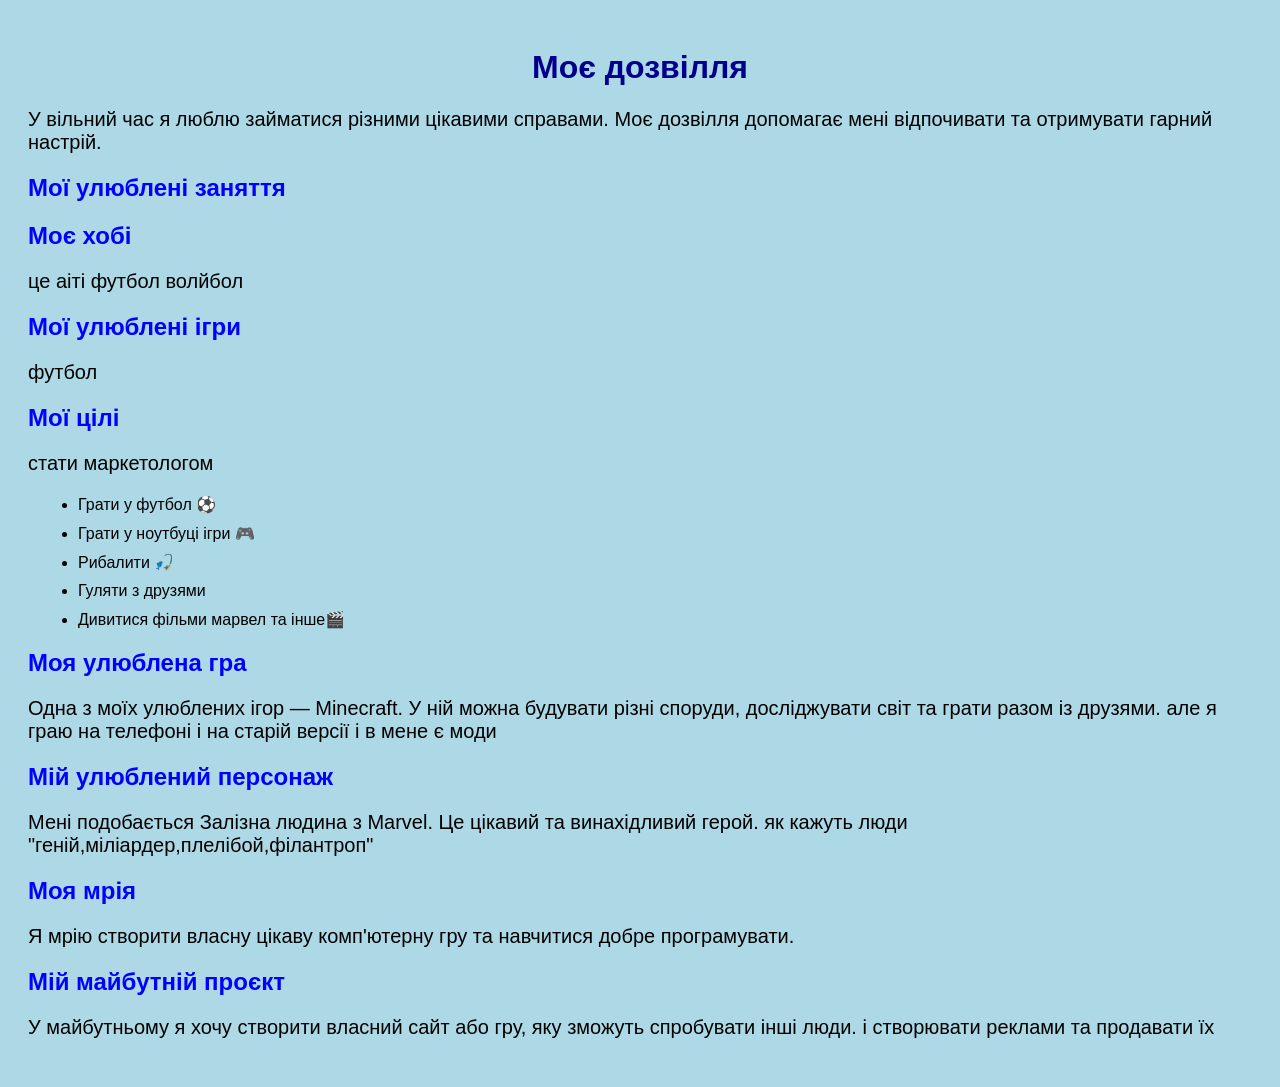
<file: Lesson2/index.html>
<!DOCTYPE html>
<html lang="uk">

<head>
    <meta charset="UTF-8">
    <title>Моє дозвілля</title>
    <link rel="stylesheet" href="style.css">
</head>

<body>

    <h1>Моє дозвілля</h1>

    <p>
        У вільний час я люблю займатися різними цікавими справами.
        Моє дозвілля допомагає мені відпочивати та отримувати гарний настрій.
    </p>

    <h2>Мої улюблені заняття</h2>
    <main>

        <section>
            <h2>
                Моє хобі
            </h2>
            <p>
                це аіті футбол волйбол
            </p>
        </section>
        <section>
            <h2>
                Мої улюблені ігри
            </h2>
            <p>
                футбол
            </p>
        </section>
        <section>
            <h2>
                Мої цілі
            </h2>
            <p>
                стати маркетологом
            </p>
        </section>
        <ul>
            <li>Грати у футбол ⚽</li>
            <li>Грати у ноутбуці ігри 🎮</li>
            <li>Рибалити 🎣</li>
            <li>Гуляти з друзями </li>
            <li>Дивитися фільми марвел та інше🎬</li>
        </ul>
    </main>


    <h2>Моя улюблена гра</h2>

    <p>
        Одна з моїх улюблених ігор — Minecraft.
        У ній можна будувати різні споруди, досліджувати світ
        та грати разом із друзями.
        але я граю на телефоні і на старій версії і в мене є моди
    </p>

    <h2>Мій улюблений персонаж</h2>

    <p>
        Мені подобається Залізна людина з Marvel.
        Це цікавий та винахідливий герой.
        як кажуть люди "геній,міліардер,плелібой,філантроп"
    </p>

    <h2>Моя мрія</h2>

    <p>
        Я мрію створити власну цікаву комп'ютерну гру
        та навчитися добре програмувати.
    </p>

    <h2>Мій майбутній проєкт</h2>

    <p>
        У майбутньому я хочу створити власний сайт або гру,
        яку зможуть спробувати інші люди.
        і створювати реклами та продавати їх
    </p>

</body>

</html>
</file>
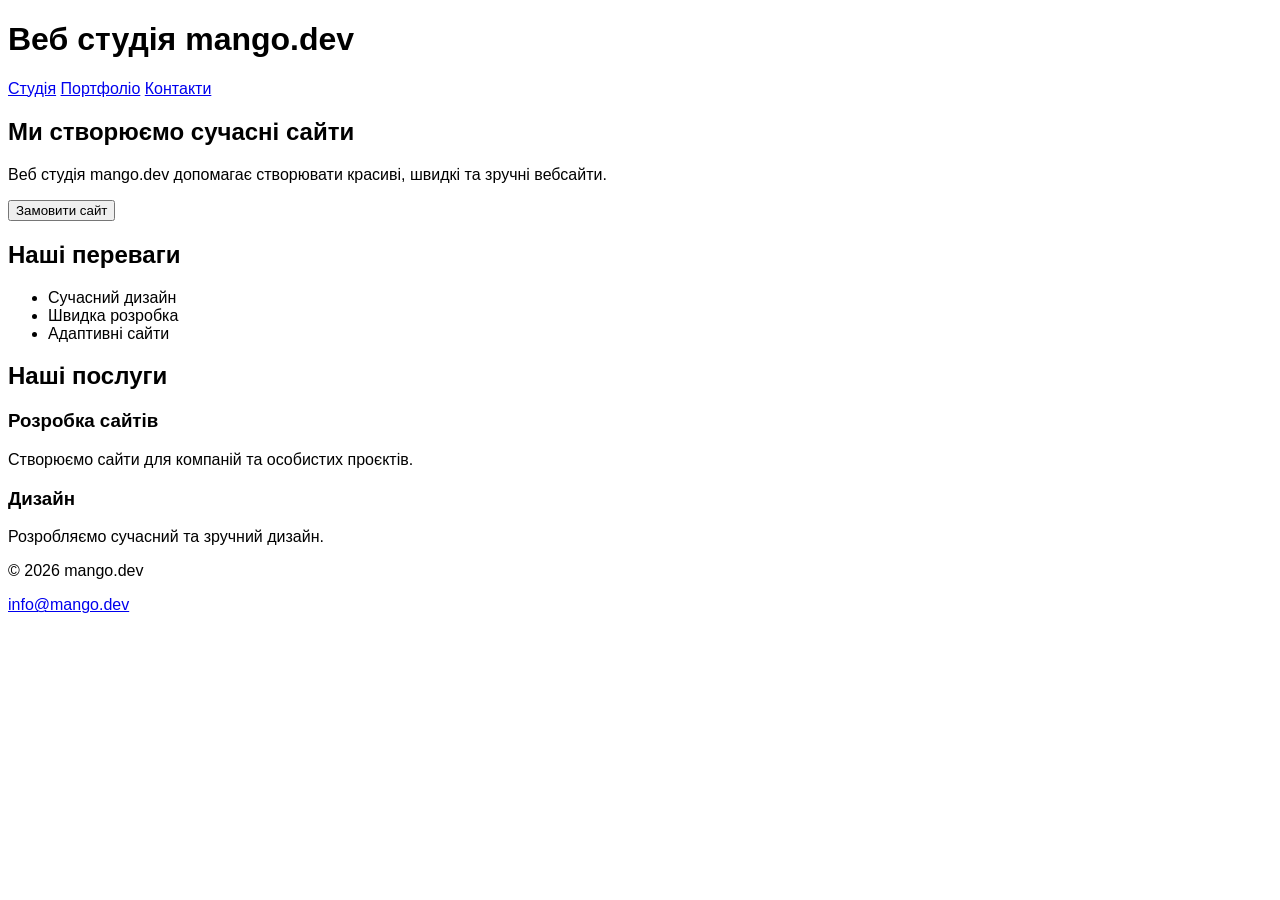
<file: Lesson4/index.html>
<!DOCTYPE html>
<html lang="uk">
<head>
    <meta charset="UTF-8">
    <title>Веб студія mango.dev</title>
    <link rel="stylesheet" href="style.css">
</head>
<body>

    <header>
        <h1>Веб студія mango.dev</h1>

        <nav>
            <a href="#">Студія</a>
            <a href="#">Портфоліо</a>
            <a href="#">Контакти</a>
        </nav>
    </header>

    <main>
        <section>
            <h2>Ми створюємо сучасні сайти</h2>
            <p>
                Веб студія mango.dev допомагає створювати красиві,
                швидкі та зручні вебсайти.
            </p>
            <button>Замовити сайт</button>
        </section>

        <section>
            <h2>Наші переваги</h2>

            <ul>
                <li>Сучасний дизайн</li>
                <li>Швидка розробка</li>
                <li>Адаптивні сайти</li>
            </ul>
        </section>

        <section>
            <h2>Наші послуги</h2>

            <article>
                <h3>Розробка сайтів</h3>
                <p>Створюємо сайти для компаній та особистих проєктів.</p>
            </article>

            <article>
                <h3>Дизайн</h3>
                <p>Розробляємо сучасний та зручний дизайн.</p>
            </article>
        </section>
    </main>

    <footer>
        <p>© 2026 mango.dev</p>
        <a href="mailto:info@mango.dev">info@mango.dev</a>
    </footer>

</body>
</file>
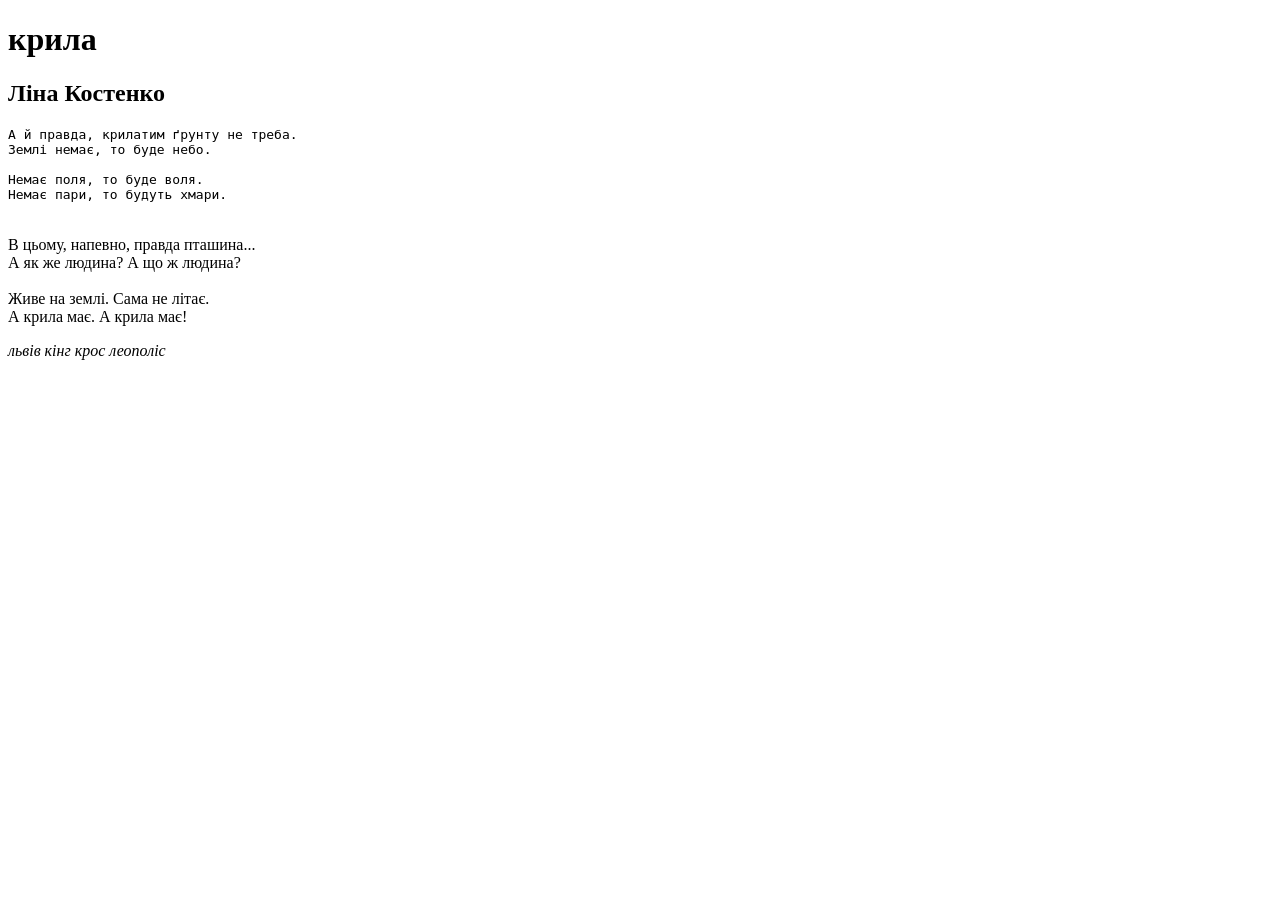
<file: Lesson5/index.html>
<!DOCTYPE html>
<html lang="en">
<head>
    <meta charset="UTF-8">
    <meta name="viewport" content="width=device-width, initial-scale=1.0">
    <title>Document</title>
</head>
<body>
    
    <h1>крила</h1>
    <h2>Ліна Костенко</h2>
    <pre>А й правда, крилатим ґрунту не треба.
Землі немає, то буде небо.

Немає поля, то буде воля.
Немає пари, то будуть хмари.
</pre>
<p>
<br>
В цьому, напевно, правда пташина...
<br>
А як же людина? А що ж людина?
<br>
<br>
Живе на землі. Сама не літає.
<br>
А крила має. А крила має!
</p>
<footer>
    <address>львів кінг крос леополіс</address>
</footer>
    
</body>
</html>
</file>
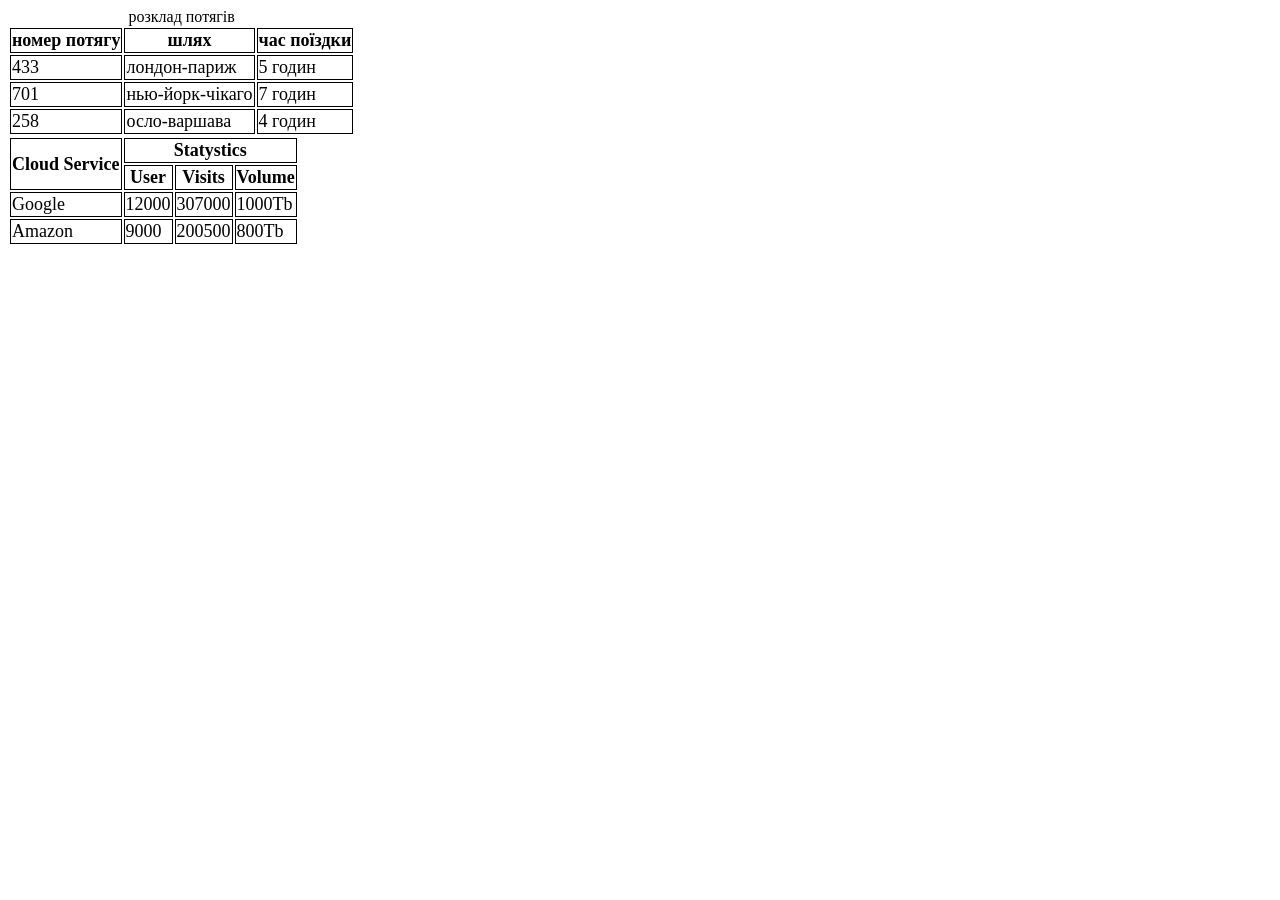
<file: Lesson7/index.html>
<!DOCTYPE html>
<html lang="en">

<head>
    <meta charset="UTF-8">
    <meta name="viewport" content="width=device-width, initial-scale=1.0">
    <title>Document</title>
    <style>
        th,
        td {
            border: 1px solid #000;
            font-size: 18px;
        }
    </style>
</head>

<body>
    <table>
        <caption>
            розклад потягів
        </caption>
        <thead>
            <tr>
                <th>номер потягу</th>
                <th>шлях</th>
                <th>час поїздки</th>
            </tr>
        </thead>
        <tbody>
            <tr>
                <td>433</td>
                <td>лондон-париж</td>
                <td>5 годин</td>
            </tr>
            <tr>
                <td>701</td>
                <td>нью-йорк-чікаго</td>
                <td>7 годин</td>
            </tr>
            <tr>
                <td>258</td>
                <td>осло-варшава</td>
                <td>4 годин</td>
            </tr>
        </tbody>
    </table>
    <table>
        <thead>
            <tr>
                <th rowspan="2">Cloud Service</th>
                <th colspan="3">Statystics</th>
            </tr>
            <tr>
                <th>User</th>
                <th>Visits</th>
                <th>Volume</th>
            </tr>
        </thead>

        <tbody>
            <tr>
                <td>Google</td>
                <td>12000</td>
                <td>307000</td>
                <td>1000Tb</td>
            </tr>
            <tr>
                <td>Amazon</td>
                <td>9000</td>
                <td>200500</td>
                <td>800Tb</td>
            </tr>

        </tbody>
    </table>

</body>

</html>
</file>
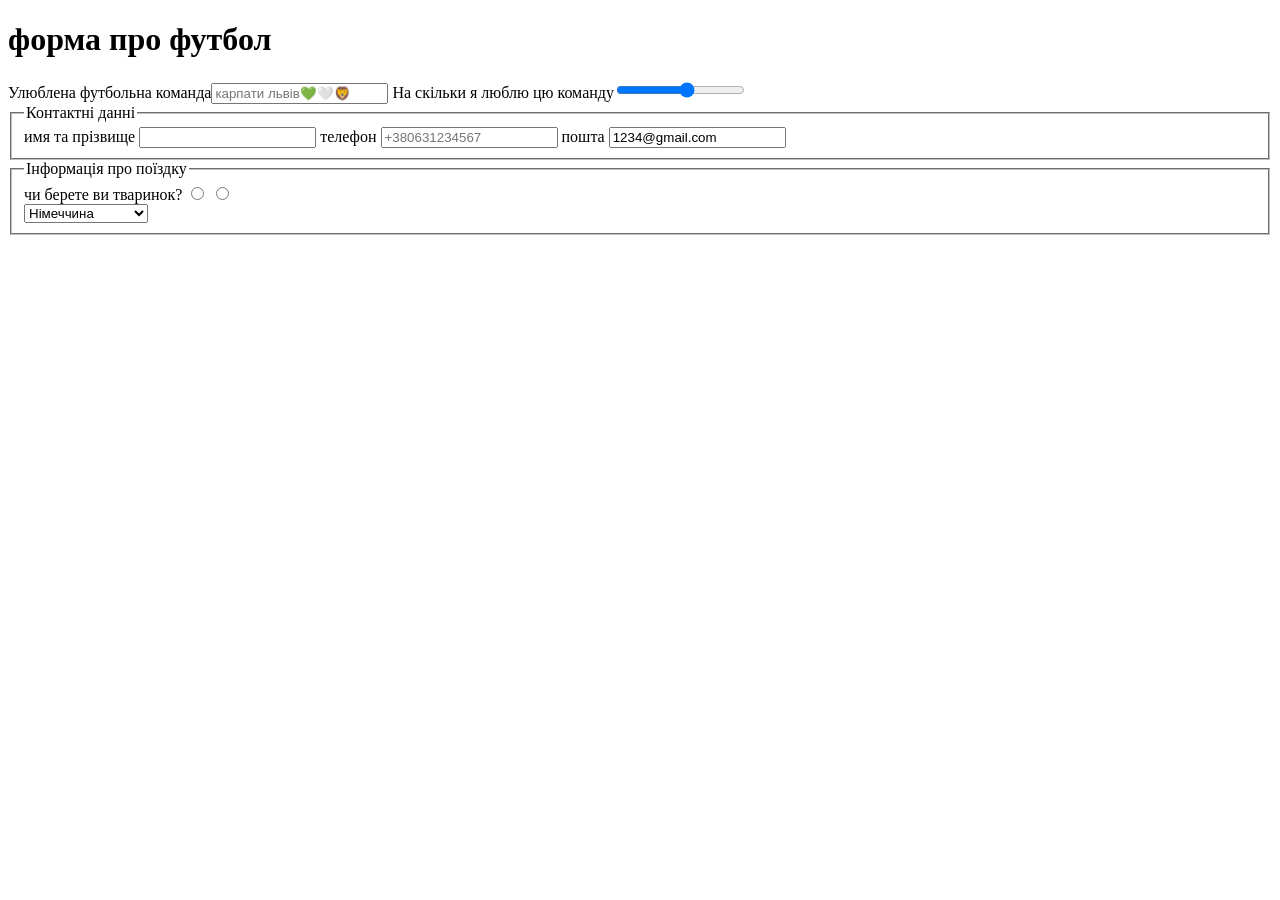
<file: Lesson8.1/index.html>
<!DOCTYPE html>
<html lang="en">

<head>
    <meta charset="UTF-8">
    <meta name="viewport" content="width=device-width, initial-scale=1.0">
    <title>Document</title>
</head>

<body>
    <h1>форма про футбол</h1>
    <form>
        <label>Улюблена футбольна команда<input name="Footboll_team" type="text" placeholder="карпати львів💚🤍🦁" />
        </label>
        <label>На скільки я люблю цю команду<input name="loveable" type="range" min="1" max="10" />
    </form>
  <form>
      <fieldset>
        <legend>Контактні данні</legend>
        <label>имя та прізвище <input type="text" /></label>
        <label>телефон <input type="tel" placeholder="+380631234567" /></label>
        <label>пошта <input type="email" value="1234@gmail.com" /></label>
      </fieldset>
      <fieldset>
        <legend>Інформація про поїздку</legend>
        <div>чи берете ви тваринок?<label>
          <input type="radio" name="animal" value="no" /></label>
          <label for=""><input type="radio" name="animal" value="yes" /></label>
          </div>
          <select name="country"><option value="de">Німеччина</option> <option value="uk">Велика британія</option></select>
      </fieldset>
    </form>
</body>

</html>
</file>
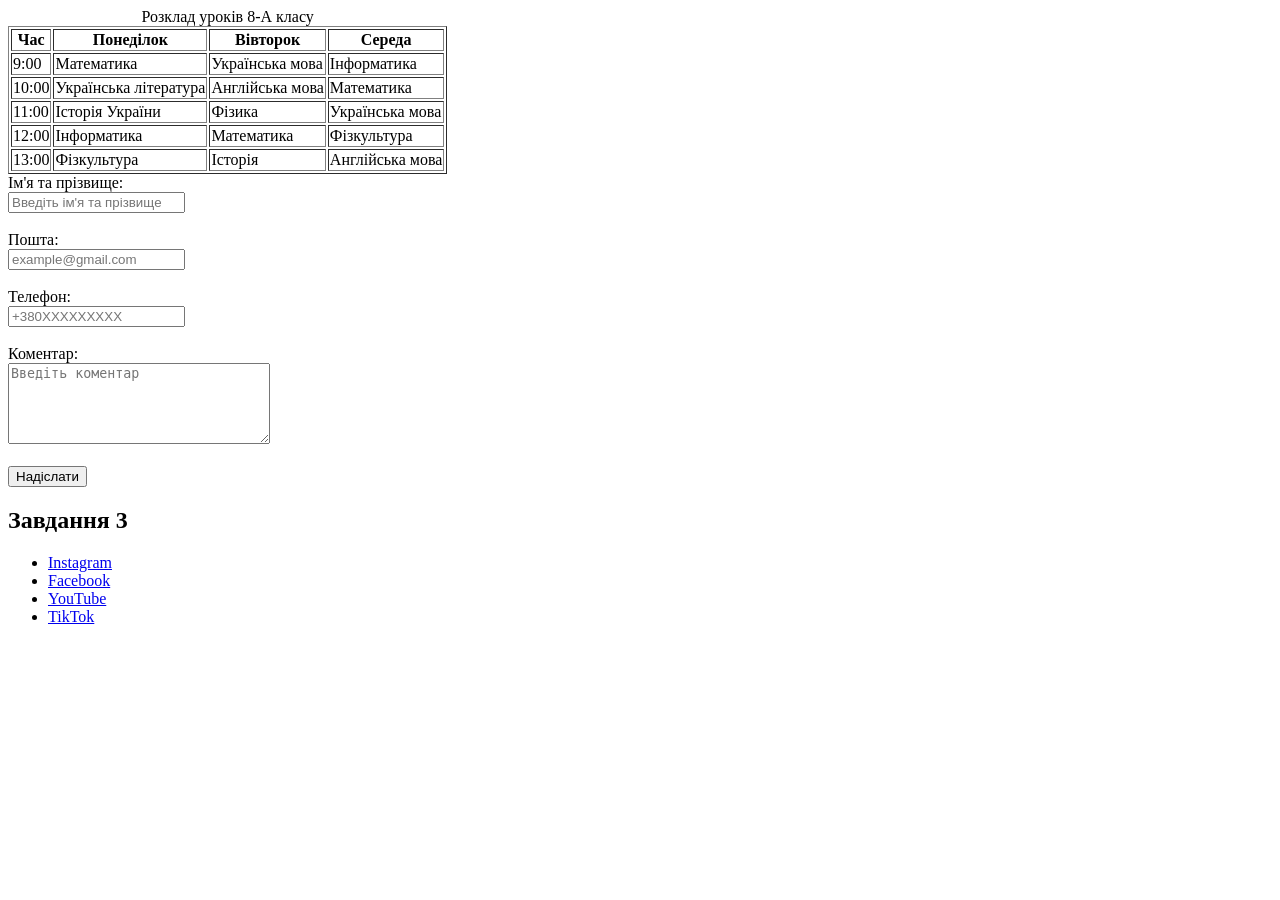
<file: Lesson8/index.html>
<!DOCTYPE html>
<html lang="uk">

<head>
    <meta charset="UTF-8">
    <meta name="viewport" content="width=device-width, initial-scale=1.0">
    <title>Практична робота</title>
</head>

<body>


    <table border="1">
        <caption>Розклад уроків 8-А класу</caption>

        <thead>
            <tr>
                <th scope="col">Час</th>
                <th scope="col">Понеділок</th>
                <th scope="col">Вівторок</th>
                <th scope="col">Середа</th>
            </tr>
        </thead>

        <tbody>
            <tr>
                <td>9:00</td>
                <td>Математика</td>
                <td>Українська мова</td>
                <td>Інформатика</td>
            </tr>

            <tr>
                <td>10:00</td>
                <td>Українська література</td>
                <td>Англійська мова</td>
                <td>Математика</td>
            </tr>

            <tr>
                <td>11:00</td>
                <td>Історія України</td>
                <td>Фізика</td>
                <td>Українська мова</td>
            </tr>

            <tr>
                <td>12:00</td>
                <td>Інформатика</td>
                <td>Математика</td>
                <td>Фізкультура</td>
            </tr>

            <tr>
                <td>13:00</td>
                <td>Фізкультура</td>
                <td>Історія</td>
                <td>Англійська мова</td>
            </tr>
        </tbody>
        </table>
        <form>
            <label for="name">Ім'я та прізвище:</label><br>
            <input type="text" id="name" name="name" placeholder="Введіть ім'я та прізвище">

            <br><br>

            <label for="email">Пошта:</label><br>
            <input type="email" id="email" name="email" placeholder="example@gmail.com">
            <br><br>

            <label for="phone">Телефон:</label><br>
            <input type="tel" id="phone" name="phone" placeholder="+380XXXXXXXXX">
            <br><br>

            <label for="comment">Коментар:</label><br>
            <textarea id="comment" name="comment" rows="5" cols="30" placeholder="Введіть коментар"></textarea>
            <br><br>

            <button type="submit">Надіслати</button>
        </form>

        <h2>Завдання 3</h2>

        <ul>
            <li>
                <a href="https://www.instagram.com/" target="_blank">Instagram</a>
            </li>

            <li>
                <a href="https://www.facebook.com/" target="_blank">Facebook</a>
            </li>

            <li>
                <a href="https://www.youtube.com/" target="_blank">YouTube</a>
            </li>

            <li>
                <a href="https://www.tiktok.com/" target="_blank">TikTok</a>
            </li>
        </ul>

</body>

</html>
</file>
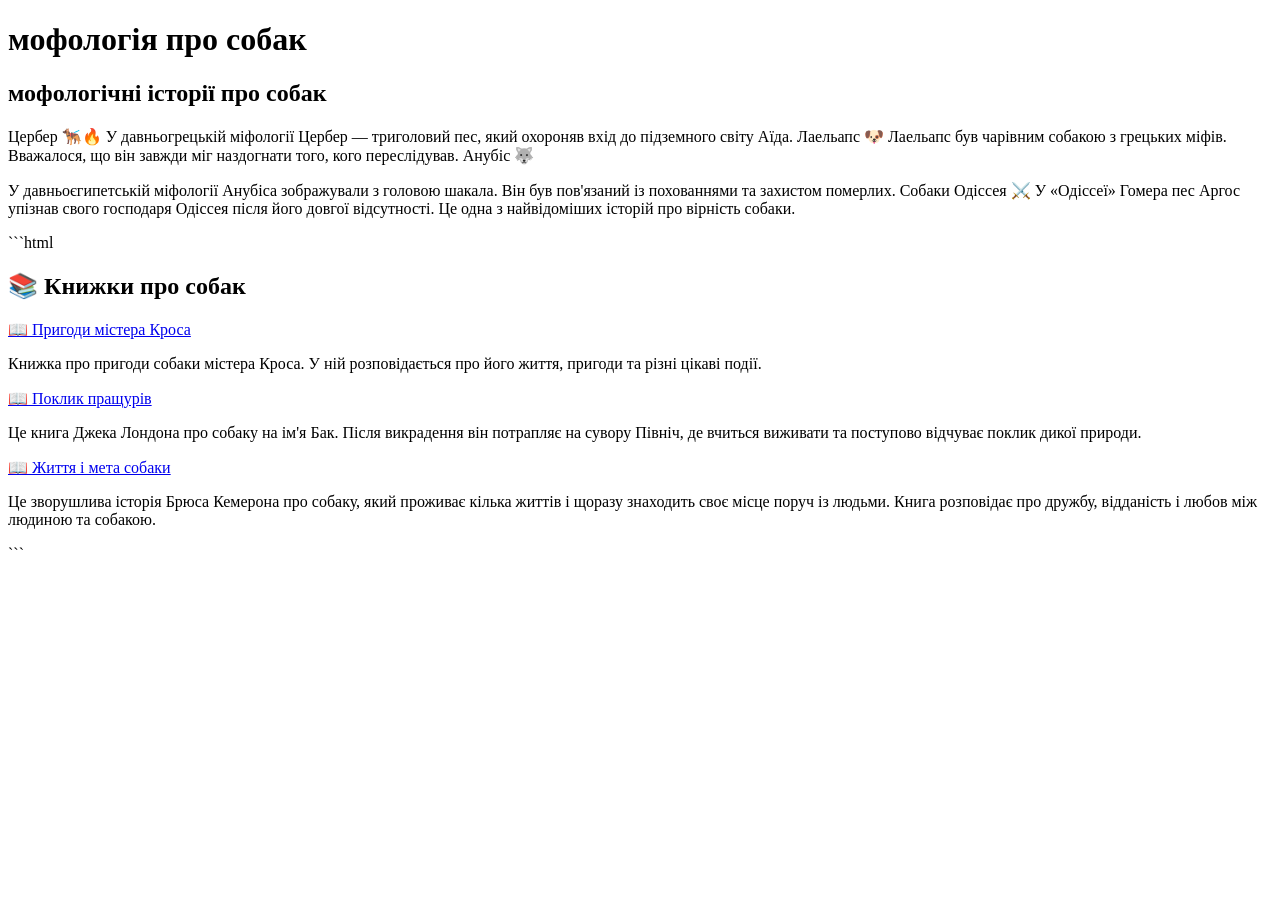
<file: Lesson9/mifologia.html>
<!DOCTYPE html>
<html lang="en">

<head>
    <meta charset="UTF-8">
    <meta name="viewport" content="width=device-width, initial-scale=1.0">
    <title>Document</title>
</head>

<body>
    <header>
        <h1>мофологія про собак</h1>
        <nav></nav>
    </header>
    <main>
        <article id="history">
            <h2>мофологічні історії про собак</h2>
            <p>
Цербер 🐕‍🦺🔥
У давньогрецькій міфології Цербер — триголовий пес, який охороняв вхід до підземного світу Аїда.
Лаельапс 🐶
Лаельапс був чарівним собакою з грецьких міфів. Вважалося, що він завжди міг наздогнати того, кого переслідував.
Анубіс 🐺

            </p>
            <p>
У давньоєгипетській міфології Анубіса зображували з головою шакала. Він був пов'язаний із похованнями та захистом померлих.
Собаки Одіссея ⚔️
У «Одіссеї» Гомера пес Аргос упізнав свого господаря Одіссея після його довгої відсутності. Це одна з найвідоміших історій про вірність собаки.
            </p>
        </article>
        ```html
<section id="books">
    <h2>📚 Книжки про собак</h2>

    <p>
        <a href="https://booktop.com.ua/wp-content/uploads/2024/08/prygody-mistera-krosa.jpg">
            📖 Пригоди містера Кроса
        </a>
    </p>
    <p>
        Книжка про пригоди собаки містера Кроса. У ній розповідається
        про його життя, пригоди та різні цікаві події.
    </p>

    <p>
        <a href="https://booktop.com.ua/wp-content/uploads/2024/07/poklik-prashhuriv.jpg">
            📖 Поклик пращурів
        </a>
    </p>
    <p>
        Це книга Джека Лондона про собаку на ім'я Бак.
        Після викрадення він потрапляє на сувору Північ, де вчиться
        виживати та поступово відчуває поклик дикої природи. 
       
    </p>

    <p>
        <a href="https://booktop.com.ua/wp-content/uploads/2024/09/zhyttya-i-meta-sobaky.jpg">
            📖 Життя і мета собаки
        </a>
    </p>
    <p>
        Це зворушлива історія Брюса Кемерона про собаку,
        який проживає кілька життів і щоразу знаходить своє місце
        поруч із людьми. Книга розповідає про дружбу, відданість
        і любов між людиною та собакою.
    </p>
</section>
```

    </main>
    <footer></footer>
</body>

</html>
</file>
<file: lesson 12/style.css>
body {
    font-family: Arial, sans-serif;
    margin: 0;
    background: #f2f2f2;
    color: #222;
}

header {
    background: #222;
    color: white;
    text-align: center;
    padding: 40px 20px;
}

nav {
    margin-top: 25px;
}

nav a {
    color: white;
    text-decoration: none;
    margin: 0 15px;
}

main {
    max-width: 800px;
    margin: 30px auto;
    padding: 0 20px;
}

section {
    background: white;
    padding: 25px;
    margin-bottom: 20px;
    border-radius: 12px;
}

h2 {
    color: #333;
}

li {
    margin: 10px 0;
}

footer {
    text-align: center;
    background: #222;
    color: white;
    padding: 20px;
}
</file>
<file: Lesson2/style.css>
body {
    font-family: Arial;
    background-color: lightblue;
    color: black;
    padding: 20px;
}

h1 {
    color: darkblue;
    text-align: center;
}

h2 {
    color: blue;
}

p {
    font-size: 20px;
}

li {
    margin: 10px;
}
</file>
<file: Lesson4/style.css>
body {
  font-family: sans-serif;
}
</file>
